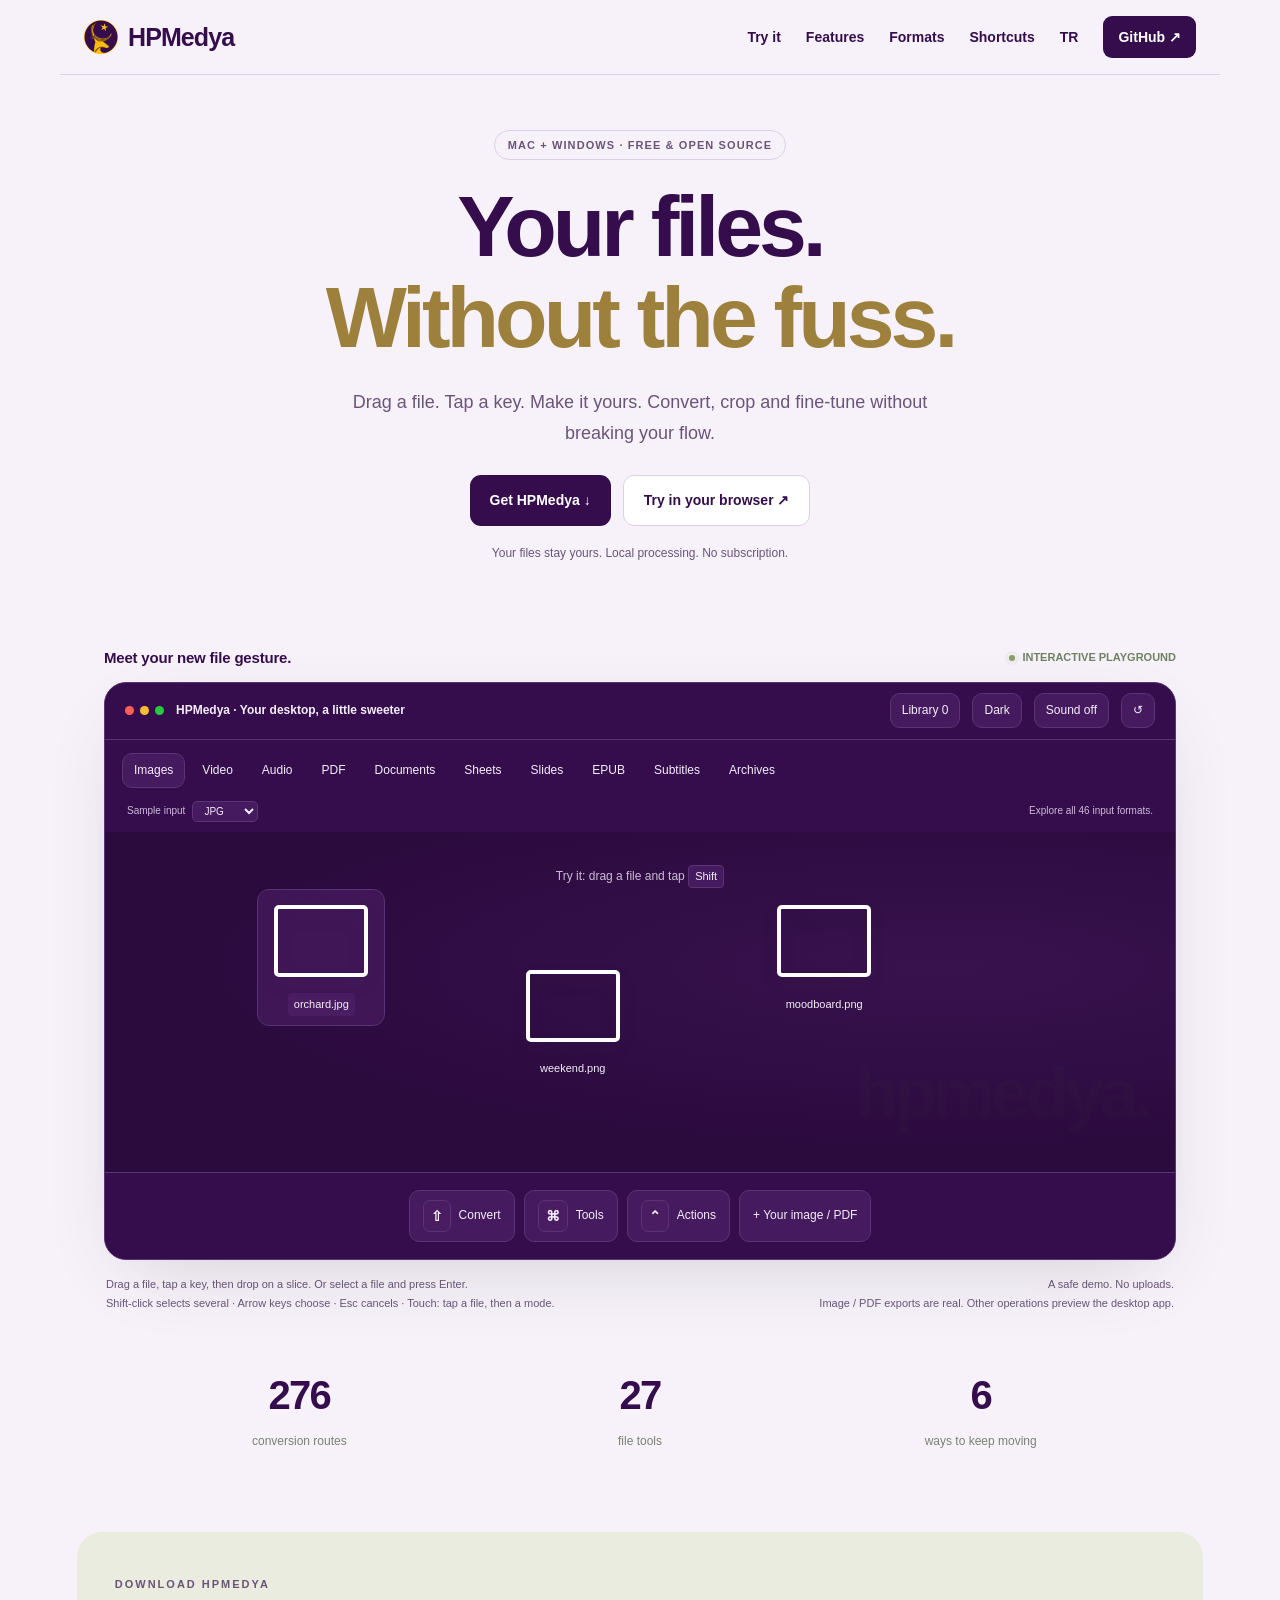
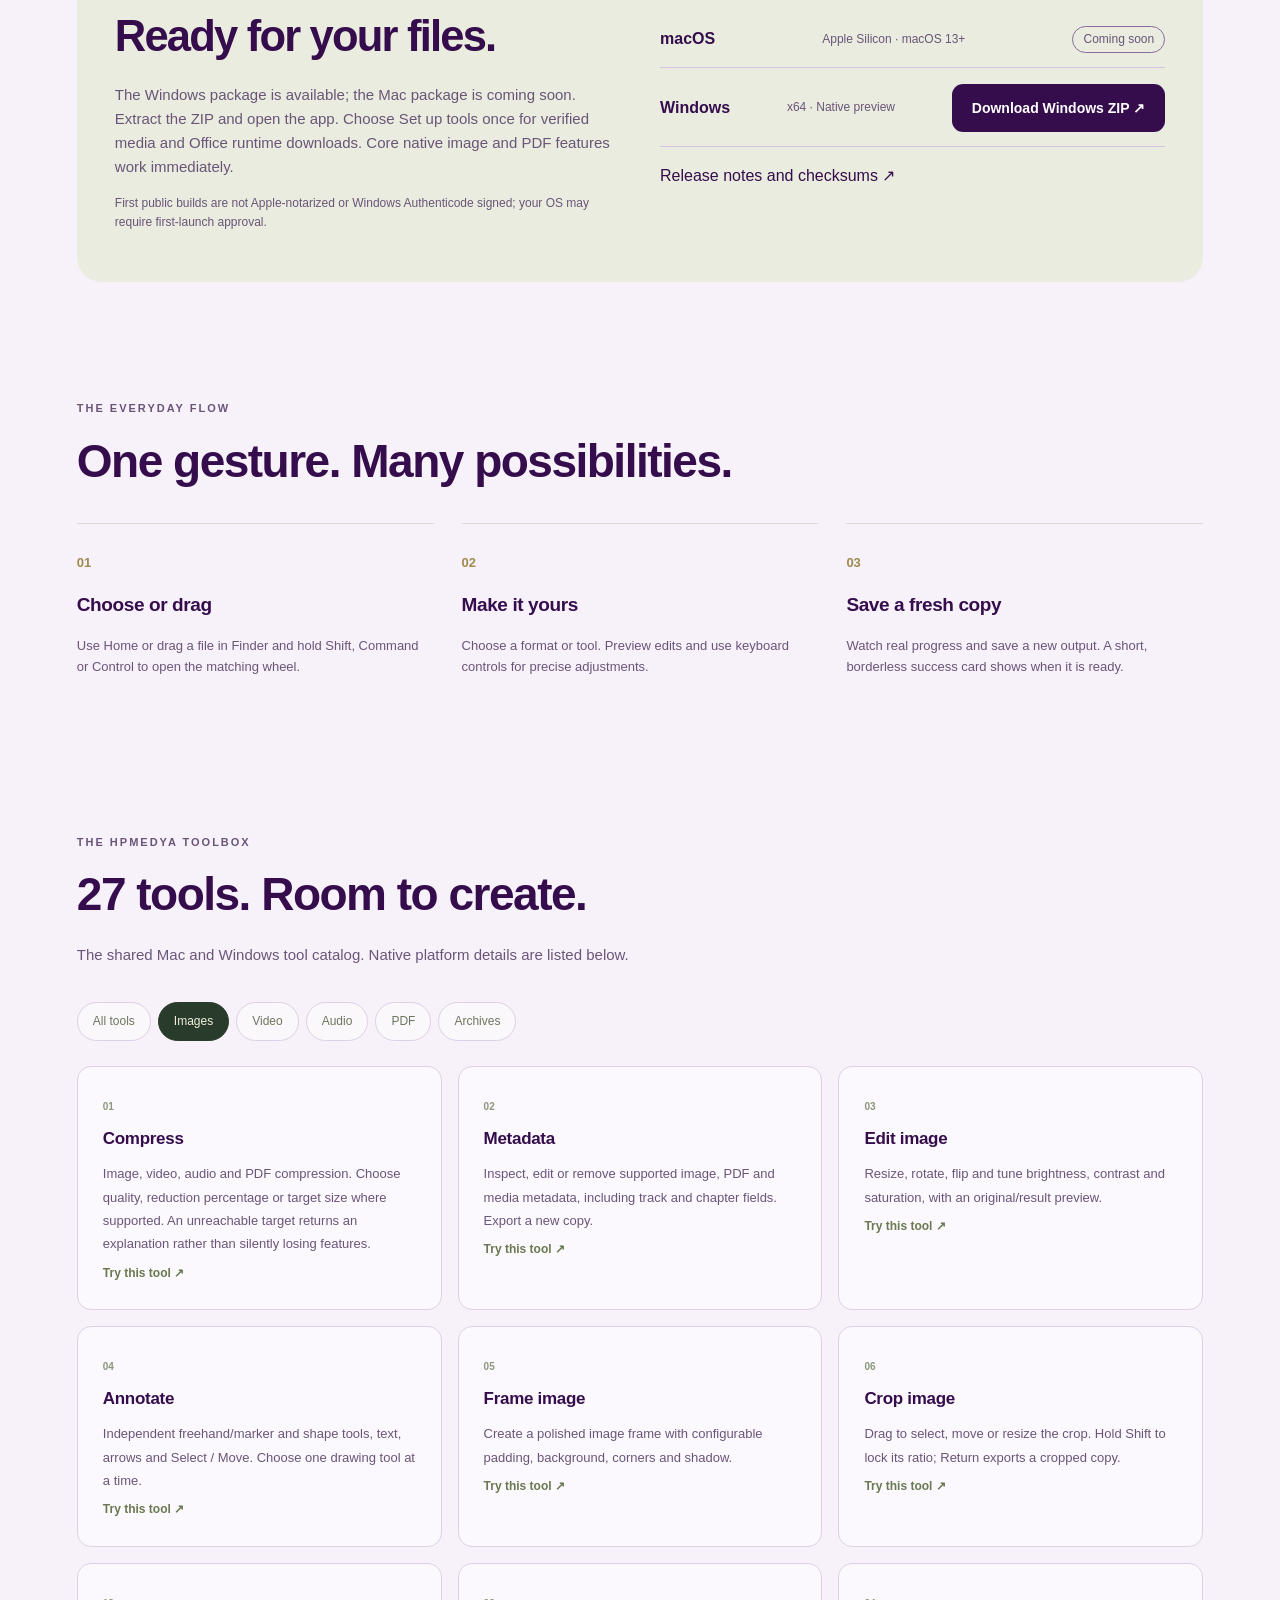
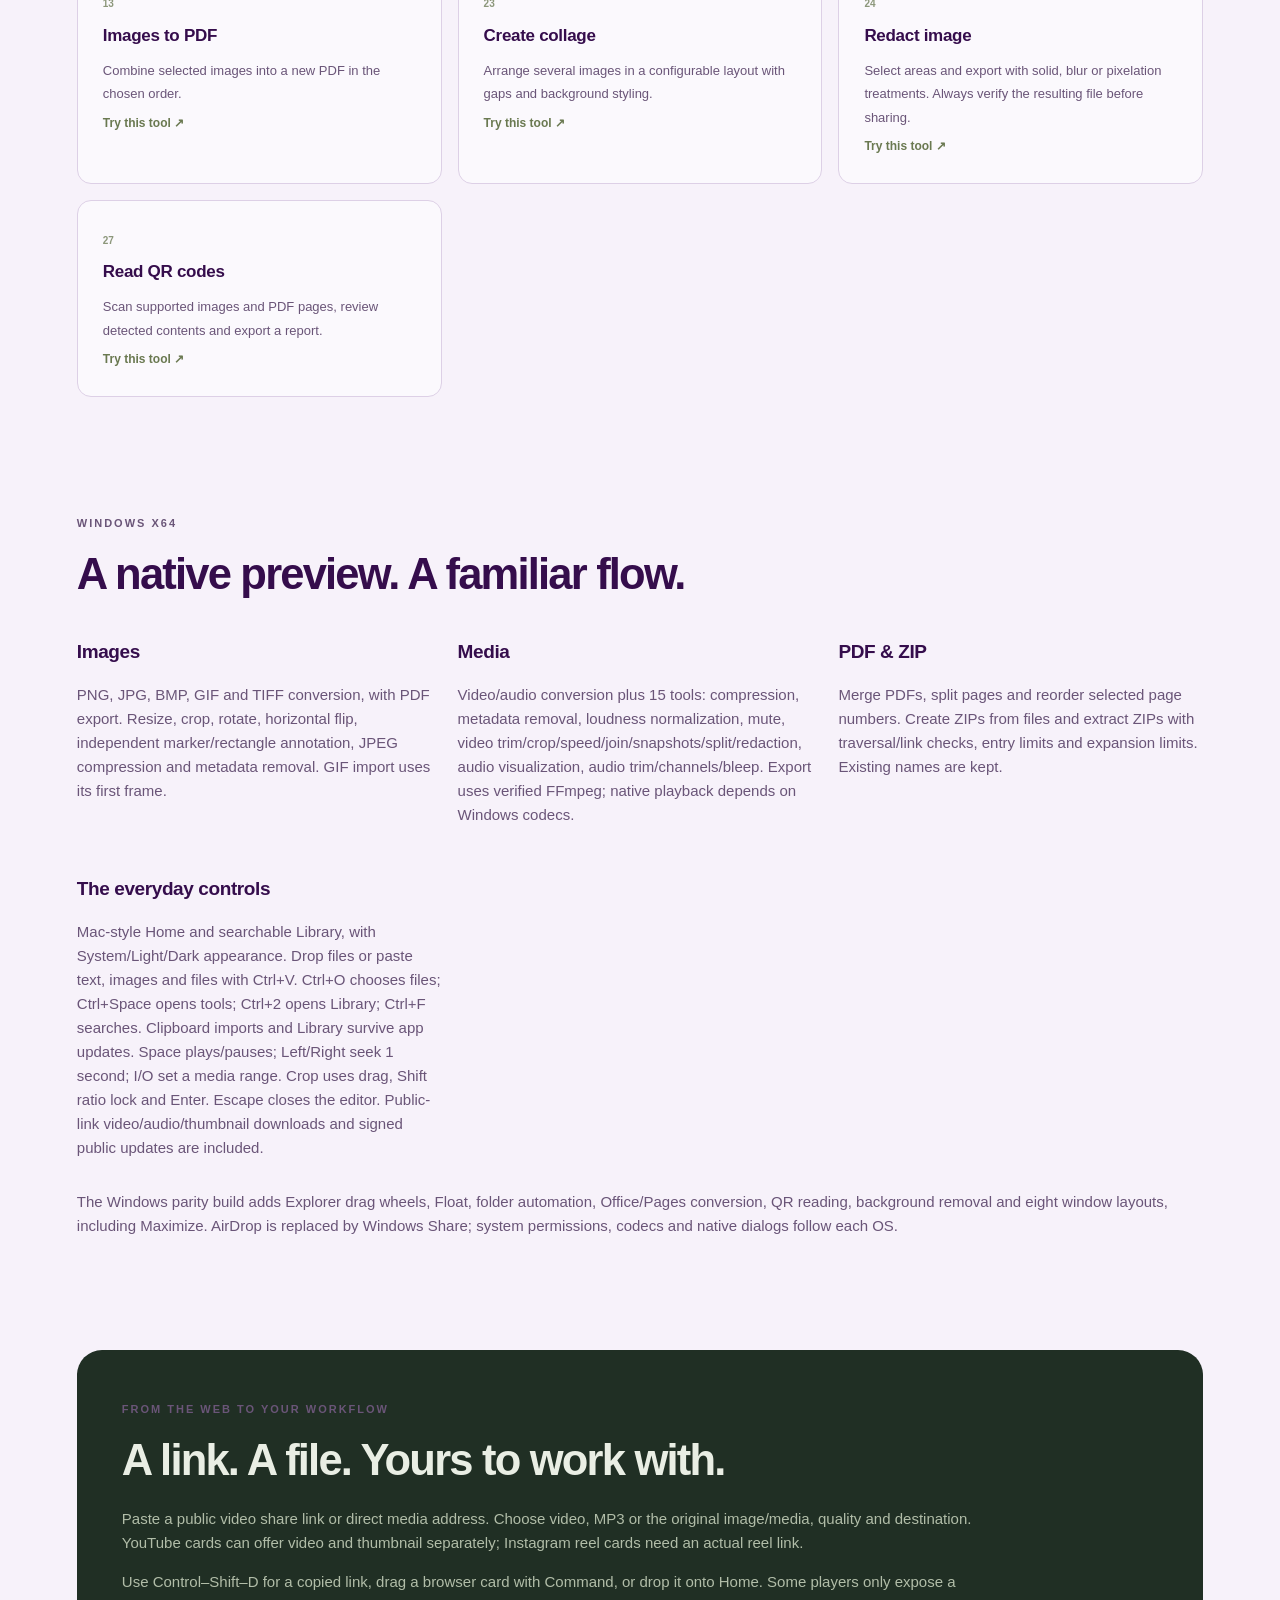
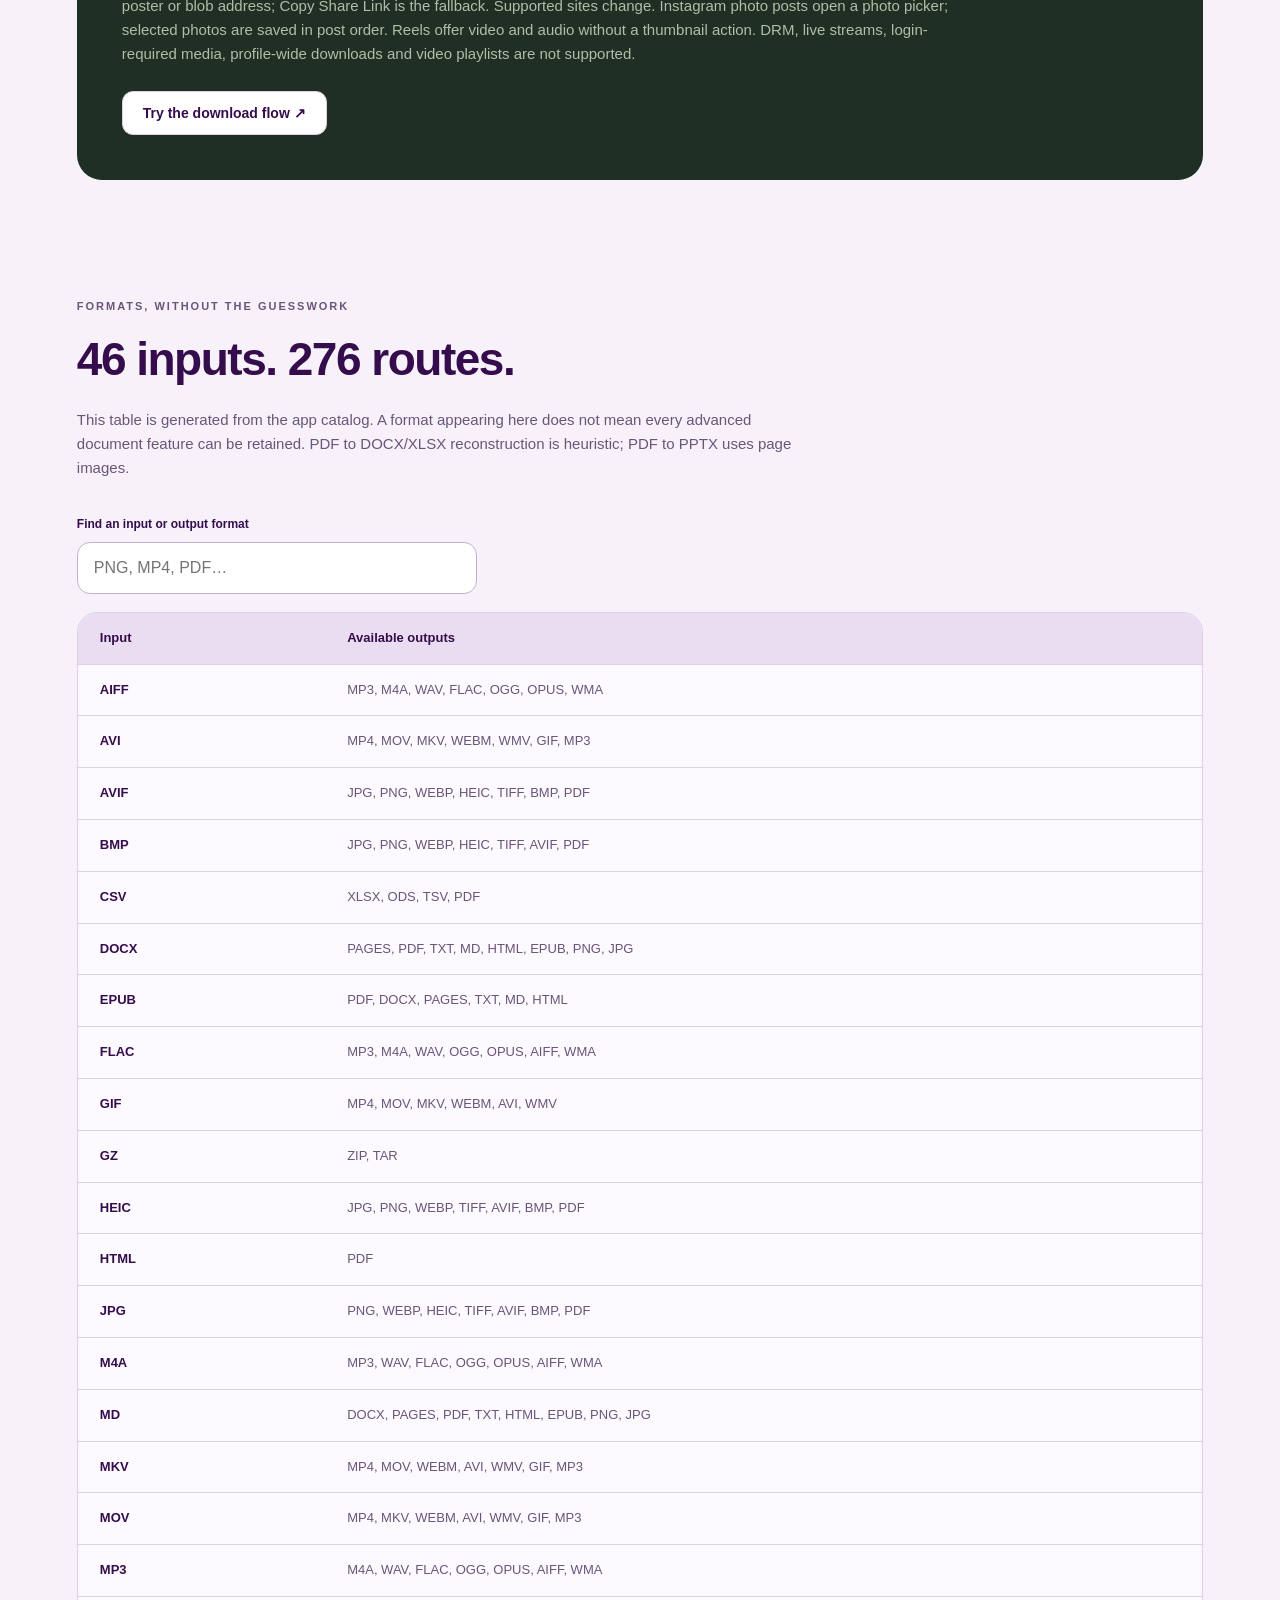
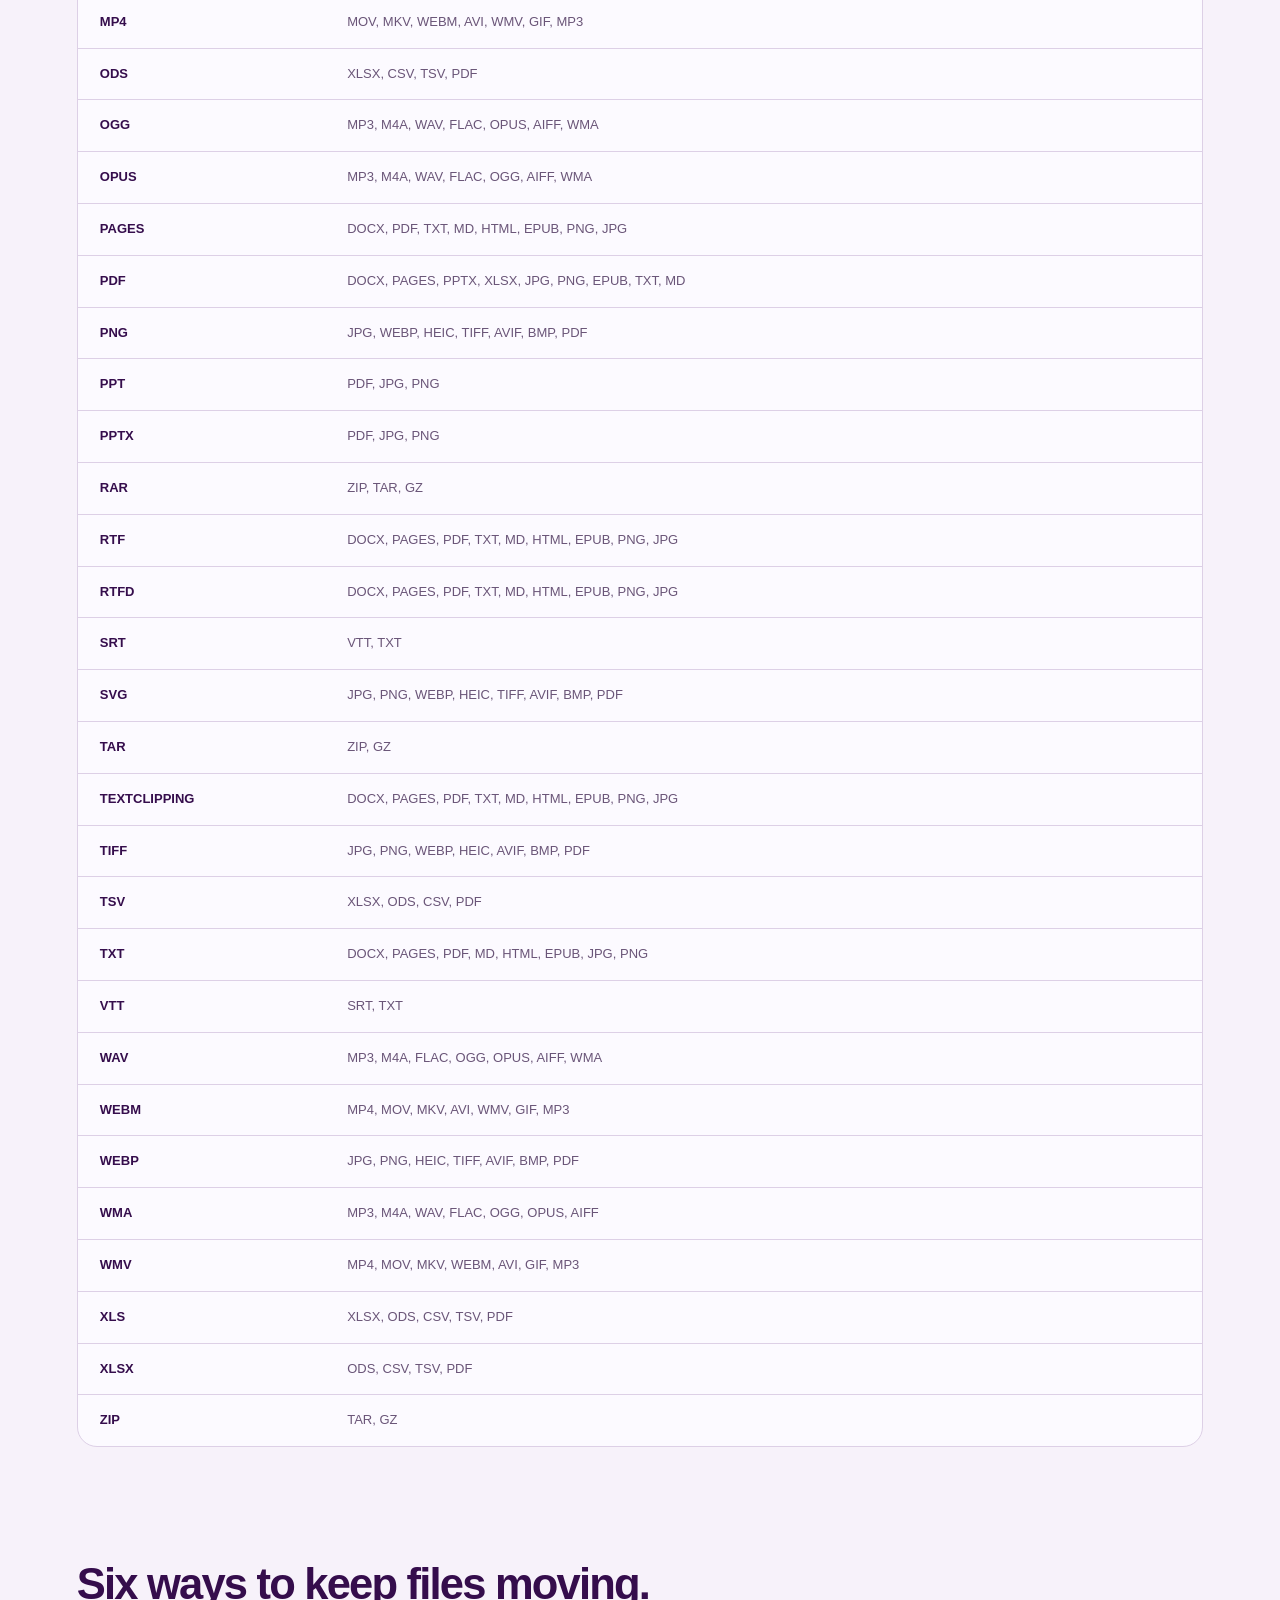
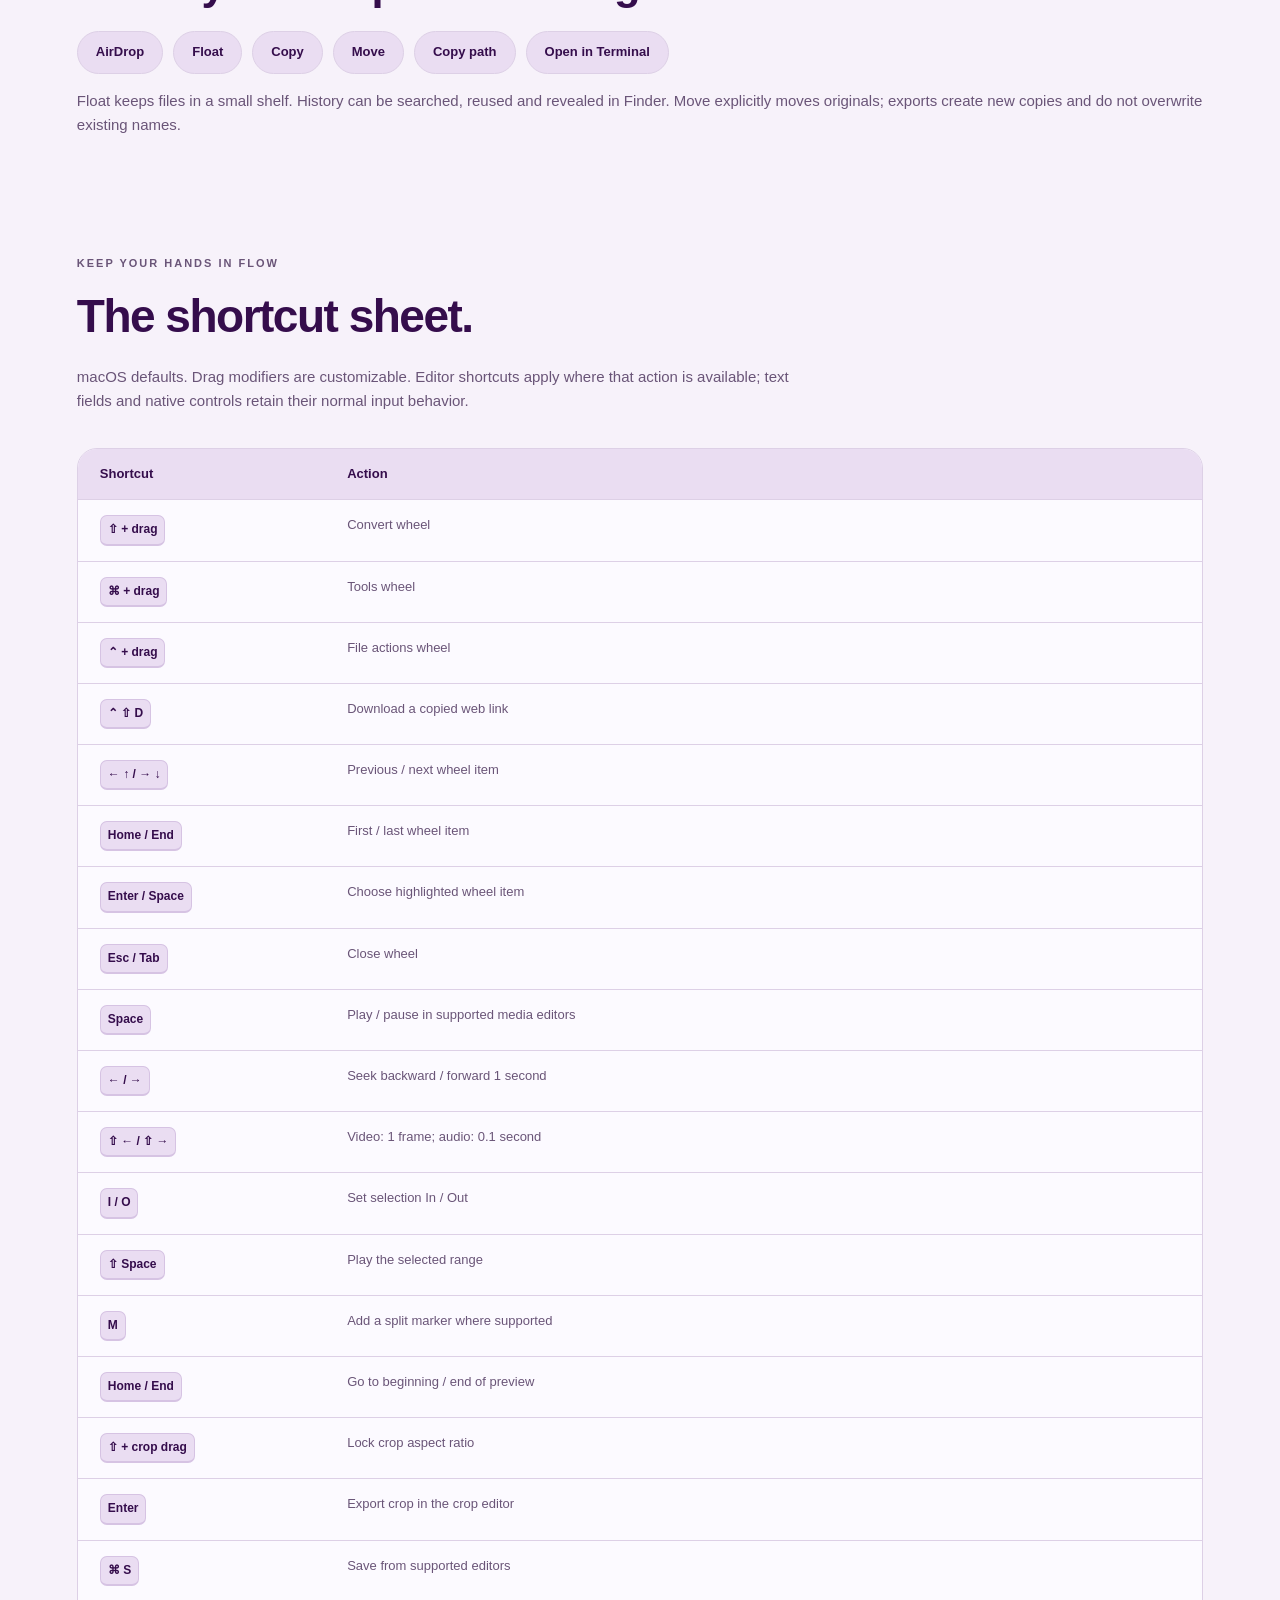
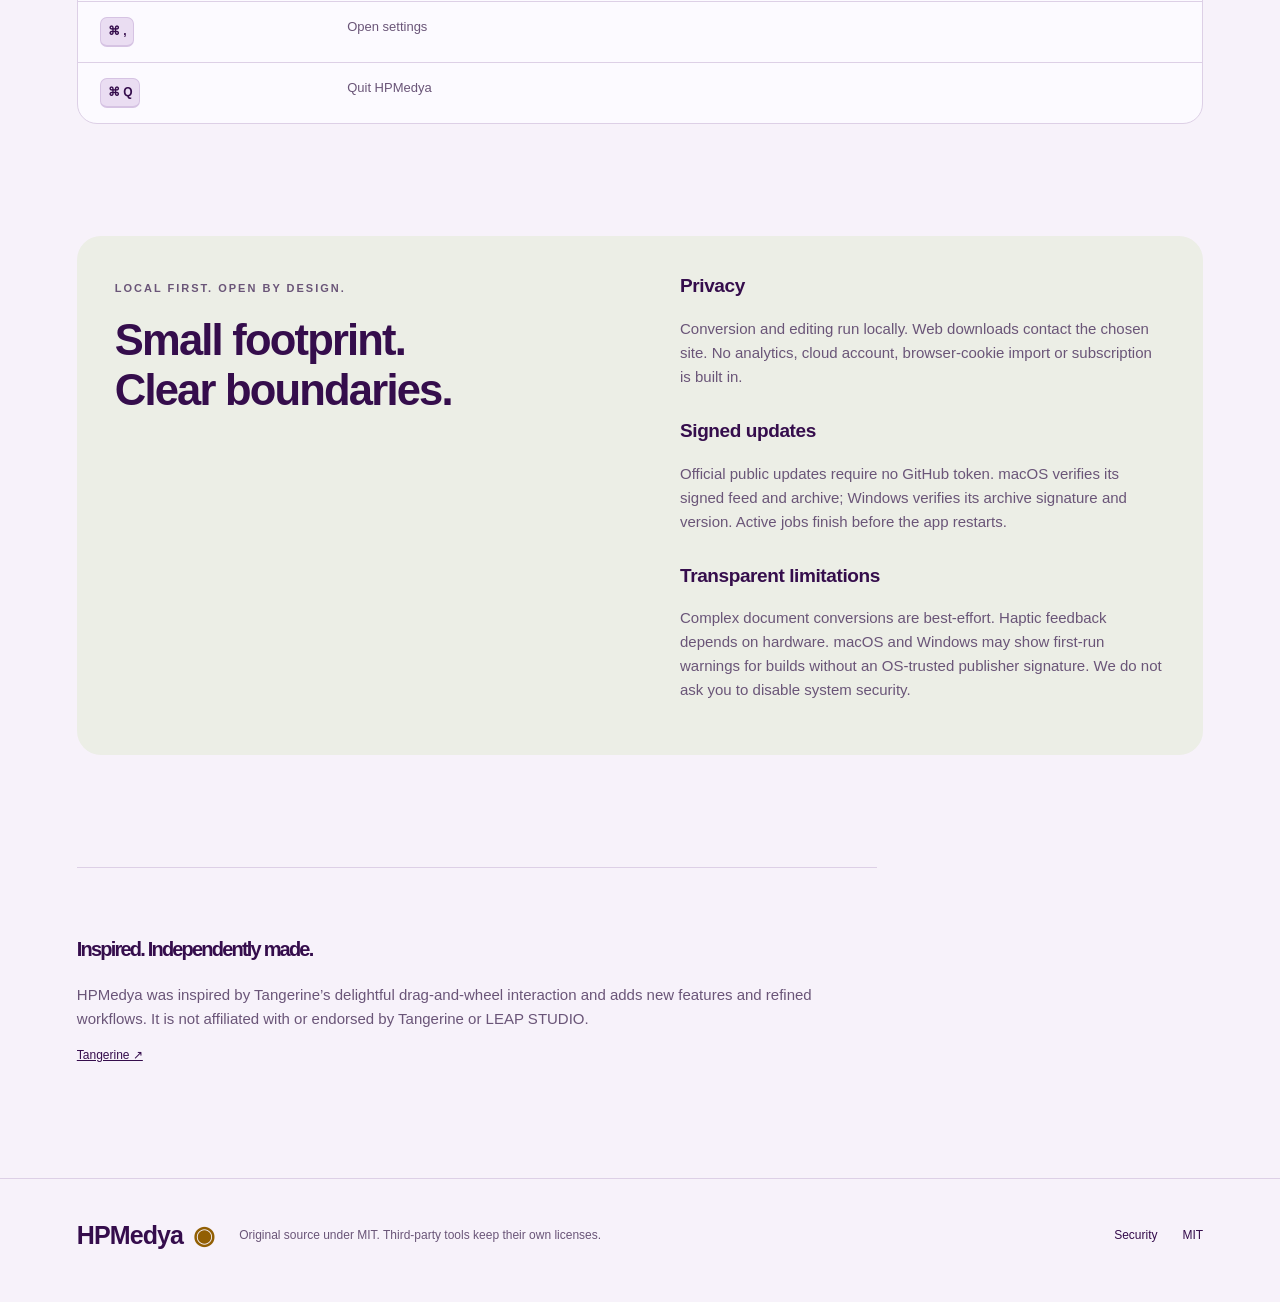
<file: docs/index.html>
<!doctype html>
<html lang="en"><head><meta charset="utf-8"><meta name="viewport" content="width=device-width,initial-scale=1">
<meta http-equiv="Content-Security-Policy" content="default-src 'none'; img-src 'self' blob: data:; media-src 'self' blob:; style-src 'self' 'unsafe-inline'; script-src 'self'; connect-src 'self' blob:; base-uri 'none'; form-action 'none'">
<meta name="description" content="HPMedya: open-source local file conversion, editing, web downloads and a playful drag wheel. All features, formats and keyboard shortcuts.">
<title>HPMedya — Your files, a little sweeter</title><link rel="icon" href="assets/hpmedya.png"><link rel="stylesheet" href="assets/site.css?v=b176ace747cf"><link rel="stylesheet" href="assets/playground.css?v=bc2a0850b4ce"><script src="assets/vendor/pdf-lib.min.js" defer></script><script src="assets/playground.js?v=bc2a0850b4ce" defer></script></head>
<body><a class="skip" href="#main">Skip to content</a><header><a class="brand" href="#"><img src="assets/hpmedya.png" alt="" width="42" height="42">HPMedya</a><nav aria-label="Main navigation"><a href="#playground">Try it</a><a href="#features">Features</a><a href="#formats">Formats</a><a href="#shortcuts">Shortcuts</a><a href="tr/index.html">TR</a><a class="nav-github" href="https://github.com/gencturkler/hur-medya">GitHub ↗</a></nav></header>
<main id="main"><section class="hero"><span class="eyebrow">MAC + WINDOWS · FREE & OPEN SOURCE</span><h1>Your files.<br><em>Without the fuss.</em></h1><p class="intro">Drag a file. Tap a key. Make it yours. Convert, crop and fine-tune without breaking your flow.</p><div class="hero-actions"><a class="button primary" href="#download">Get HPMedya ↓</a><a class="button secondary" href="#playground">Try in your browser ↗</a></div><p class="subtle">Your files stay yours. Local processing. No subscription.</p></section>
<section id="playground" aria-label="Interactive HPMedya demo"><div class="live-loading">Preparing your demo desktop…</div><noscript><p class="demo-noscript">Enable JavaScript to try the interactive playground. You can also watch the recording below.</p></noscript></section>
<div class="demo-stats"><div><strong>276</strong><span>conversion routes</span></div><div><strong>27</strong><span>file tools</span></div><div><strong>6</strong><span>ways to keep moving</span></div></div>

<section class="status" id="download"><div><span class="eyebrow">Download HPMedya</span><h2>Ready for your files.</h2><p>The Windows package is available; the Mac package is coming soon. Extract the ZIP and open the app. Choose Set up tools once for verified media and Office runtime downloads. Core native image and PDF features work immediately.</p><p class="subtle">First public builds are not Apple-notarized or Windows Authenticode signed; your OS may require first-launch approval.</p></div><div class="platforms"><div><strong>macOS</strong><span>Apple Silicon · macOS 13+</span><span class="pill">Coming soon</span></div><div><strong>Windows</strong><span>x64 · Native preview</span><a class="button primary" href="https://github.com/gencturkler/hur-medya/releases/latest/download/HPMedya-Windows-x64.zip">Download Windows ZIP ↗</a></div><a href="https://github.com/gencturkler/hur-medya/releases/latest">Release notes and checksums ↗</a></div></section>
<section class="flow"><div class="section-heading"><span class="eyebrow">The everyday flow</span><h2>One gesture. Many possibilities.</h2></div><div class="flow-grid"><article><b>01</b><h3>Choose or drag</h3><p>Use Home or drag a file in Finder and hold Shift, Command or Control to open the matching wheel.</p></article><article><b>02</b><h3>Make it yours</h3><p>Choose a format or tool. Preview edits and use keyboard controls for precise adjustments.</p></article><article><b>03</b><h3>Save a fresh copy</h3><p>Watch real progress and save a new output. A short, borderless success card shows when it is ready.</p></article></div></section>
<section id="features"><div class="section-heading"><span class="eyebrow">The HPMedya toolbox</span><h2>27 tools. Room to create.</h2><p>The shared Mac and Windows tool catalog. Native platform details are listed below.</p></div><div class="tool-grid"><article class="tool"><span class="tool-number">01</span><h3>Compress</h3><p>Image, video, audio and PDF compression. Choose quality, reduction percentage or target size where supported. An unreachable target returns an explanation rather than silently losing features.</p><button class="try-tool" data-try-tool="compress">Try this tool ↗</button></article><article class="tool"><span class="tool-number">02</span><h3>Metadata</h3><p>Inspect, edit or remove supported image, PDF and media metadata, including track and chapter fields. Export a new copy.</p><button class="try-tool" data-try-tool="removeMetadata">Try this tool ↗</button></article><article class="tool"><span class="tool-number">03</span><h3>Edit image</h3><p>Resize, rotate, flip and tune brightness, contrast and saturation, with an original/result preview.</p><button class="try-tool" data-try-tool="editImage">Try this tool ↗</button></article><article class="tool"><span class="tool-number">04</span><h3>Annotate</h3><p>Independent freehand/marker and shape tools, text, arrows and Select / Move. Choose one drawing tool at a time.</p><button class="try-tool" data-try-tool="annotateImage">Try this tool ↗</button></article><article class="tool"><span class="tool-number">05</span><h3>Frame image</h3><p>Create a polished image frame with configurable padding, background, corners and shadow.</p><button class="try-tool" data-try-tool="frameImage">Try this tool ↗</button></article><article class="tool"><span class="tool-number">06</span><h3>Crop image</h3><p>Drag to select, move or resize the crop. Hold Shift to lock its ratio; Return exports a cropped copy.</p><button class="try-tool" data-try-tool="cropImage">Try this tool ↗</button></article><article class="tool"><span class="tool-number">07</span><h3>Normalize audio</h3><p>Analyze loudness, then export with integrated-loudness, loudness-range and true-peak targets.</p><button class="try-tool" data-try-tool="normalizeAudio">Try this tool ↗</button></article><article class="tool"><span class="tool-number">08</span><h3>Remove audio</h3><p>Create a silent video copy while keeping the video stream.</p><button class="try-tool" data-try-tool="muteVideo">Try this tool ↗</button></article><article class="tool"><span class="tool-number">09</span><h3>Trim video</h3><p>Preview, drag In/Out handles, move the selection and export its range. Keyboard playback, seeking and I/O marks help refine cuts.</p><button class="try-tool" data-try-tool="trimVideo">Try this tool ↗</button></article><article class="tool"><span class="tool-number">10</span><h3>Split PDF</h3><p>Split selected pages into individual files or groups. Specify page ranges and pages per file.</p><button class="try-tool" data-try-tool="splitPDF">Try this tool ↗</button></article><article class="tool"><span class="tool-number">11</span><h3>Organize PDF</h3><p>Reorder, remove and rotate pages. Optional uniform-width output is limited when document features cannot be safely preserved.</p><button class="try-tool" data-try-tool="organizePDF">Try this tool ↗</button></article><article class="tool"><span class="tool-number">12</span><h3>Extract archives</h3><p>Extract ZIP, TAR, GZIP and RAR into a new folder. Path and link validation keeps entries inside that folder.</p><button class="try-tool" data-try-tool="extractArchive">Try this tool ↗</button></article><article class="tool"><span class="tool-number">13</span><h3>Images to PDF</h3><p>Combine selected images into a new PDF in the chosen order.</p><button class="try-tool" data-try-tool="createPDF">Try this tool ↗</button></article><article class="tool"><span class="tool-number">14</span><h3>Merge PDFs</h3><p>Combine several PDFs while preserving supported page content and navigation. Originals remain unchanged.</p><button class="try-tool" data-try-tool="mergePDF">Try this tool ↗</button></article><article class="tool"><span class="tool-number">15</span><h3>Crop video</h3><p>Select a region directly on the video preview. Drag, resize, use Shift ratio lock and Return to export.</p><button class="try-tool" data-try-tool="cropVideo">Try this tool ↗</button></article><article class="tool"><span class="tool-number">16</span><h3>Change speed</h3><p>Change video speed with matching audio tempo and preview controls.</p><button class="try-tool" data-try-tool="changeVideoSpeed">Try this tool ↗</button></article><article class="tool"><span class="tool-number">17</span><h3>Join videos</h3><p>Join multiple clips in order, adapting geometry, frame rate and audio layout to a consistent output.</p><button class="try-tool" data-try-tool="joinVideos">Try this tool ↗</button></article><article class="tool"><span class="tool-number">18</span><h3>Video snapshots</h3><p>Choose timestamps and save still frames as new PNG files.</p><button class="try-tool" data-try-tool="videoSnapshots">Try this tool ↗</button></article><article class="tool"><span class="tool-number">19</span><h3>Split video</h3><p>Split at markers, equal clip counts or intervals. Remove unwanted segments; save separately or join retained clips.</p><button class="try-tool" data-try-tool="splitVideo">Try this tool ↗</button></article><article class="tool"><span class="tool-number">20</span><h3>Audio to video</h3><p>Create a waveform, spectrum, frequency-bar or still-image video from an audio file.</p><button class="try-tool" data-try-tool="audioToVideo">Try this tool ↗</button></article><article class="tool"><span class="tool-number">21</span><h3>Trim audio</h3><p>Waveform preview, In/Out handles and selected-range playback. Optional silence trimming and keyboard seeking.</p><button class="try-tool" data-try-tool="trimAudio">Try this tool ↗</button></article><article class="tool"><span class="tool-number">22</span><h3>Audio channels</h3><p>Convert mono/stereo and set left/right levels, with channel previews.</p><button class="try-tool" data-try-tool="audioChannels">Try this tool ↗</button></article><article class="tool"><span class="tool-number">23</span><h3>Create collage</h3><p>Arrange several images in a configurable layout with gaps and background styling.</p><button class="try-tool" data-try-tool="createCollage">Try this tool ↗</button></article><article class="tool"><span class="tool-number">24</span><h3>Redact image</h3><p>Select areas and export with solid, blur or pixelation treatments. Always verify the resulting file before sharing.</p><button class="try-tool" data-try-tool="redactImage">Try this tool ↗</button></article><article class="tool"><span class="tool-number">25</span><h3>Redact video</h3><p>Define rectangular regions and time ranges for solid, blur or pixelated redaction.</p><button class="try-tool" data-try-tool="redactVideo">Try this tool ↗</button></article><article class="tool"><span class="tool-number">26</span><h3>Redact audio</h3><p>Choose intervals to replace with a bleep or silence; preserve the rest of the audio.</p><button class="try-tool" data-try-tool="redactAudio">Try this tool ↗</button></article><article class="tool"><span class="tool-number">27</span><h3>Read QR codes</h3><p>Scan supported images and PDF pages, review detected contents and export a report.</p><button class="try-tool" data-try-tool="readQRCode">Try this tool ↗</button></article></div></section>
<section id="windows" class="actions"><span class="eyebrow">Windows x64</span><h2>A native preview. A familiar flow.</h2><div class="tool-grid"><article><h3>Images</h3><p>PNG, JPG, BMP, GIF and TIFF conversion, with PDF export. Resize, crop, rotate, horizontal flip, independent marker/rectangle annotation, JPEG compression and metadata removal. GIF import uses its first frame.</p></article><article><h3>Media</h3><p>Video/audio conversion plus 15 tools: compression, metadata removal, loudness normalization, mute, video trim/crop/speed/join/snapshots/split/redaction, audio visualization, audio trim/channels/bleep. Export uses verified FFmpeg; native playback depends on Windows codecs.</p></article><article><h3>PDF & ZIP</h3><p>Merge PDFs, split pages and reorder selected page numbers. Create ZIPs from files and extract ZIPs with traversal/link checks, entry limits and expansion limits. Existing names are kept.</p></article><article><h3>The everyday controls</h3><p>Mac-style Home and searchable Library, with System/Light/Dark appearance. Drop files or paste text, images and files with Ctrl+V. Ctrl+O chooses files; Ctrl+Space opens tools; Ctrl+2 opens Library; Ctrl+F searches. Clipboard imports and Library survive app updates. Space plays/pauses; Left/Right seek 1 second; I/O set a media range. Crop uses drag, Shift ratio lock and Enter. Escape closes the editor. Public-link video/audio/thumbnail downloads and signed public updates are included.</p></article></div><p>The Windows parity build adds Explorer drag wheels, Float, folder automation, Office/Pages conversion, QR reading, background removal and eight window layouts, including Maximize. AirDrop is replaced by Windows Share; system permissions, codecs and native dialogs follow each OS.</p></section>
<section class="web-feature"><span class="eyebrow">From the web to your workflow</span><h2>A link. A file. Yours to work with.</h2><p>Paste a public video share link or direct media address. Choose video, MP3 or the original image/media, quality and destination. YouTube cards can offer video and thumbnail separately; Instagram reel cards need an actual reel link.</p><p>Use Control–Shift–D for a copied link, drag a browser card with Command, or drop it onto Home. Some players only expose a poster or blob address; Copy Share Link is the fallback. Supported sites change. Instagram photo posts open a photo picker; selected photos are saved in post order. Reels offer video and audio without a thumbnail action. DRM, live streams, login-required media, profile-wide downloads and video playlists are not supported.</p><button id="try-download" class="button secondary">Try the download flow ↗</button></section>
<section id="formats"><div class="section-heading"><span class="eyebrow">Formats, without the guesswork</span><h2>46 inputs. 276 routes.</h2><p>This table is generated from the app catalog. A format appearing here does not mean every advanced document feature can be retained. PDF to DOCX/XLSX reconstruction is heuristic; PDF to PPTX uses page images.</p></div><label class="search-label" for="format-search">Find an input or output format</label><input id="format-search" type="search" placeholder="PNG, MP4, PDF…" autocomplete="off"><div class="table-wrap"><table id="format-table"><thead><tr><th>Input</th><th>Available outputs</th></tr></thead><tbody><tr><th scope="row">AIFF</th><td>MP3, M4A, WAV, FLAC, OGG, OPUS, WMA</td></tr><tr><th scope="row">AVI</th><td>MP4, MOV, MKV, WEBM, WMV, GIF, MP3</td></tr><tr><th scope="row">AVIF</th><td>JPG, PNG, WEBP, HEIC, TIFF, BMP, PDF</td></tr><tr><th scope="row">BMP</th><td>JPG, PNG, WEBP, HEIC, TIFF, AVIF, PDF</td></tr><tr><th scope="row">CSV</th><td>XLSX, ODS, TSV, PDF</td></tr><tr><th scope="row">DOCX</th><td>PAGES, PDF, TXT, MD, HTML, EPUB, PNG, JPG</td></tr><tr><th scope="row">EPUB</th><td>PDF, DOCX, PAGES, TXT, MD, HTML</td></tr><tr><th scope="row">FLAC</th><td>MP3, M4A, WAV, OGG, OPUS, AIFF, WMA</td></tr><tr><th scope="row">GIF</th><td>MP4, MOV, MKV, WEBM, AVI, WMV</td></tr><tr><th scope="row">GZ</th><td>ZIP, TAR</td></tr><tr><th scope="row">HEIC</th><td>JPG, PNG, WEBP, TIFF, AVIF, BMP, PDF</td></tr><tr><th scope="row">HTML</th><td>PDF</td></tr><tr><th scope="row">JPG</th><td>PNG, WEBP, HEIC, TIFF, AVIF, BMP, PDF</td></tr><tr><th scope="row">M4A</th><td>MP3, WAV, FLAC, OGG, OPUS, AIFF, WMA</td></tr><tr><th scope="row">MD</th><td>DOCX, PAGES, PDF, TXT, HTML, EPUB, PNG, JPG</td></tr><tr><th scope="row">MKV</th><td>MP4, MOV, WEBM, AVI, WMV, GIF, MP3</td></tr><tr><th scope="row">MOV</th><td>MP4, MKV, WEBM, AVI, WMV, GIF, MP3</td></tr><tr><th scope="row">MP3</th><td>M4A, WAV, FLAC, OGG, OPUS, AIFF, WMA</td></tr><tr><th scope="row">MP4</th><td>MOV, MKV, WEBM, AVI, WMV, GIF, MP3</td></tr><tr><th scope="row">ODS</th><td>XLSX, CSV, TSV, PDF</td></tr><tr><th scope="row">OGG</th><td>MP3, M4A, WAV, FLAC, OPUS, AIFF, WMA</td></tr><tr><th scope="row">OPUS</th><td>MP3, M4A, WAV, FLAC, OGG, AIFF, WMA</td></tr><tr><th scope="row">PAGES</th><td>DOCX, PDF, TXT, MD, HTML, EPUB, PNG, JPG</td></tr><tr><th scope="row">PDF</th><td>DOCX, PAGES, PPTX, XLSX, JPG, PNG, EPUB, TXT, MD</td></tr><tr><th scope="row">PNG</th><td>JPG, WEBP, HEIC, TIFF, AVIF, BMP, PDF</td></tr><tr><th scope="row">PPT</th><td>PDF, JPG, PNG</td></tr><tr><th scope="row">PPTX</th><td>PDF, JPG, PNG</td></tr><tr><th scope="row">RAR</th><td>ZIP, TAR, GZ</td></tr><tr><th scope="row">RTF</th><td>DOCX, PAGES, PDF, TXT, MD, HTML, EPUB, PNG, JPG</td></tr><tr><th scope="row">RTFD</th><td>DOCX, PAGES, PDF, TXT, MD, HTML, EPUB, PNG, JPG</td></tr><tr><th scope="row">SRT</th><td>VTT, TXT</td></tr><tr><th scope="row">SVG</th><td>JPG, PNG, WEBP, HEIC, TIFF, AVIF, BMP, PDF</td></tr><tr><th scope="row">TAR</th><td>ZIP, GZ</td></tr><tr><th scope="row">TEXTCLIPPING</th><td>DOCX, PAGES, PDF, TXT, MD, HTML, EPUB, PNG, JPG</td></tr><tr><th scope="row">TIFF</th><td>JPG, PNG, WEBP, HEIC, AVIF, BMP, PDF</td></tr><tr><th scope="row">TSV</th><td>XLSX, ODS, CSV, PDF</td></tr><tr><th scope="row">TXT</th><td>DOCX, PAGES, PDF, MD, HTML, EPUB, JPG, PNG</td></tr><tr><th scope="row">VTT</th><td>SRT, TXT</td></tr><tr><th scope="row">WAV</th><td>MP3, M4A, FLAC, OGG, OPUS, AIFF, WMA</td></tr><tr><th scope="row">WEBM</th><td>MP4, MOV, MKV, AVI, WMV, GIF, MP3</td></tr><tr><th scope="row">WEBP</th><td>JPG, PNG, HEIC, TIFF, AVIF, BMP, PDF</td></tr><tr><th scope="row">WMA</th><td>MP3, M4A, WAV, FLAC, OGG, OPUS, AIFF</td></tr><tr><th scope="row">WMV</th><td>MP4, MOV, MKV, WEBM, AVI, GIF, MP3</td></tr><tr><th scope="row">XLS</th><td>XLSX, ODS, CSV, TSV, PDF</td></tr><tr><th scope="row">XLSX</th><td>ODS, CSV, TSV, PDF</td></tr><tr><th scope="row">ZIP</th><td>TAR, GZ</td></tr></tbody></table></div></section>
<section class="actions"><h2>Six ways to keep files moving.</h2><div class="action-list"><span>AirDrop</span><span>Float</span><span>Copy</span><span>Move</span><span>Copy path</span><span>Open in Terminal</span></div><p>Float keeps files in a small shelf. History can be searched, reused and revealed in Finder. Move explicitly moves originals; exports create new copies and do not overwrite existing names.</p></section>
<section id="shortcuts"><div class="section-heading"><span class="eyebrow">Keep your hands in flow</span><h2>The shortcut sheet.</h2><p>macOS defaults. Drag modifiers are customizable. Editor shortcuts apply where that action is available; text fields and native controls retain their normal input behavior.</p></div><div class="table-wrap"><table><thead><tr><th>Shortcut</th><th>Action</th></tr></thead><tbody><tr><th scope="row"><kbd>⇧ + drag</kbd></th><td>Convert wheel</td></tr><tr><th scope="row"><kbd>⌘ + drag</kbd></th><td>Tools wheel</td></tr><tr><th scope="row"><kbd>⌃ + drag</kbd></th><td>File actions wheel</td></tr><tr><th scope="row"><kbd>⌃ ⇧ D</kbd></th><td>Download a copied web link</td></tr><tr><th scope="row"><kbd>← ↑ / → ↓</kbd></th><td>Previous / next wheel item</td></tr><tr><th scope="row"><kbd>Home / End</kbd></th><td>First / last wheel item</td></tr><tr><th scope="row"><kbd>Enter / Space</kbd></th><td>Choose highlighted wheel item</td></tr><tr><th scope="row"><kbd>Esc / Tab</kbd></th><td>Close wheel</td></tr><tr><th scope="row"><kbd>Space</kbd></th><td>Play / pause in supported media editors</td></tr><tr><th scope="row"><kbd>← / →</kbd></th><td>Seek backward / forward 1 second</td></tr><tr><th scope="row"><kbd>⇧ ← / ⇧ →</kbd></th><td>Video: 1 frame; audio: 0.1 second</td></tr><tr><th scope="row"><kbd>I / O</kbd></th><td>Set selection In / Out</td></tr><tr><th scope="row"><kbd>⇧ Space</kbd></th><td>Play the selected range</td></tr><tr><th scope="row"><kbd>M</kbd></th><td>Add a split marker where supported</td></tr><tr><th scope="row"><kbd>Home / End</kbd></th><td>Go to beginning / end of preview</td></tr><tr><th scope="row"><kbd>⇧ + crop drag</kbd></th><td>Lock crop aspect ratio</td></tr><tr><th scope="row"><kbd>Enter</kbd></th><td>Export crop in the crop editor</td></tr><tr><th scope="row"><kbd>⌘ S</kbd></th><td>Save from supported editors</td></tr><tr><th scope="row"><kbd>⌘ ,</kbd></th><td>Open settings</td></tr><tr><th scope="row"><kbd>⌘ Q</kbd></th><td>Quit HPMedya</td></tr></tbody></table></div></section>
<section class="trust"><div><span class="eyebrow">Local first. Open by design.</span><h2>Small footprint.<br>Clear boundaries.</h2></div><div><h3>Privacy</h3><p>Conversion and editing run locally. Web downloads contact the chosen site. No analytics, cloud account, browser-cookie import or subscription is built in.</p><h3>Signed updates</h3><p>Official public updates require no GitHub token. macOS verifies its signed feed and archive; Windows verifies its archive signature and version. Active jobs finish before the app restarts.</p><h3>Transparent limitations</h3><p>Complex document conversions are best-effort. Haptic feedback depends on hardware. macOS and Windows may show first-run warnings for builds without an OS-trusted publisher signature. We do not ask you to disable system security.</p></div></section>
<section class="inspiration"><h2>Inspired. Independently made.</h2><p>HPMedya was inspired by Tangerine’s delightful drag-and-wheel interaction and adds new features and refined workflows. It is not affiliated with or endorsed by Tangerine or LEAP STUDIO.</p><a href="https://tangerineformac.com/">Tangerine ↗</a></section></main>
<footer><a class="brand" href="#">HPMedya <span>◉</span></a><p>Original source under MIT. Third-party tools keep their own licenses.</p><a href="https://github.com/gencturkler/hur-medya/blob/main/SECURITY.md">Security</a><a href="https://github.com/gencturkler/hur-medya/blob/main/LICENSE">MIT</a></footer></body></html>
</file>
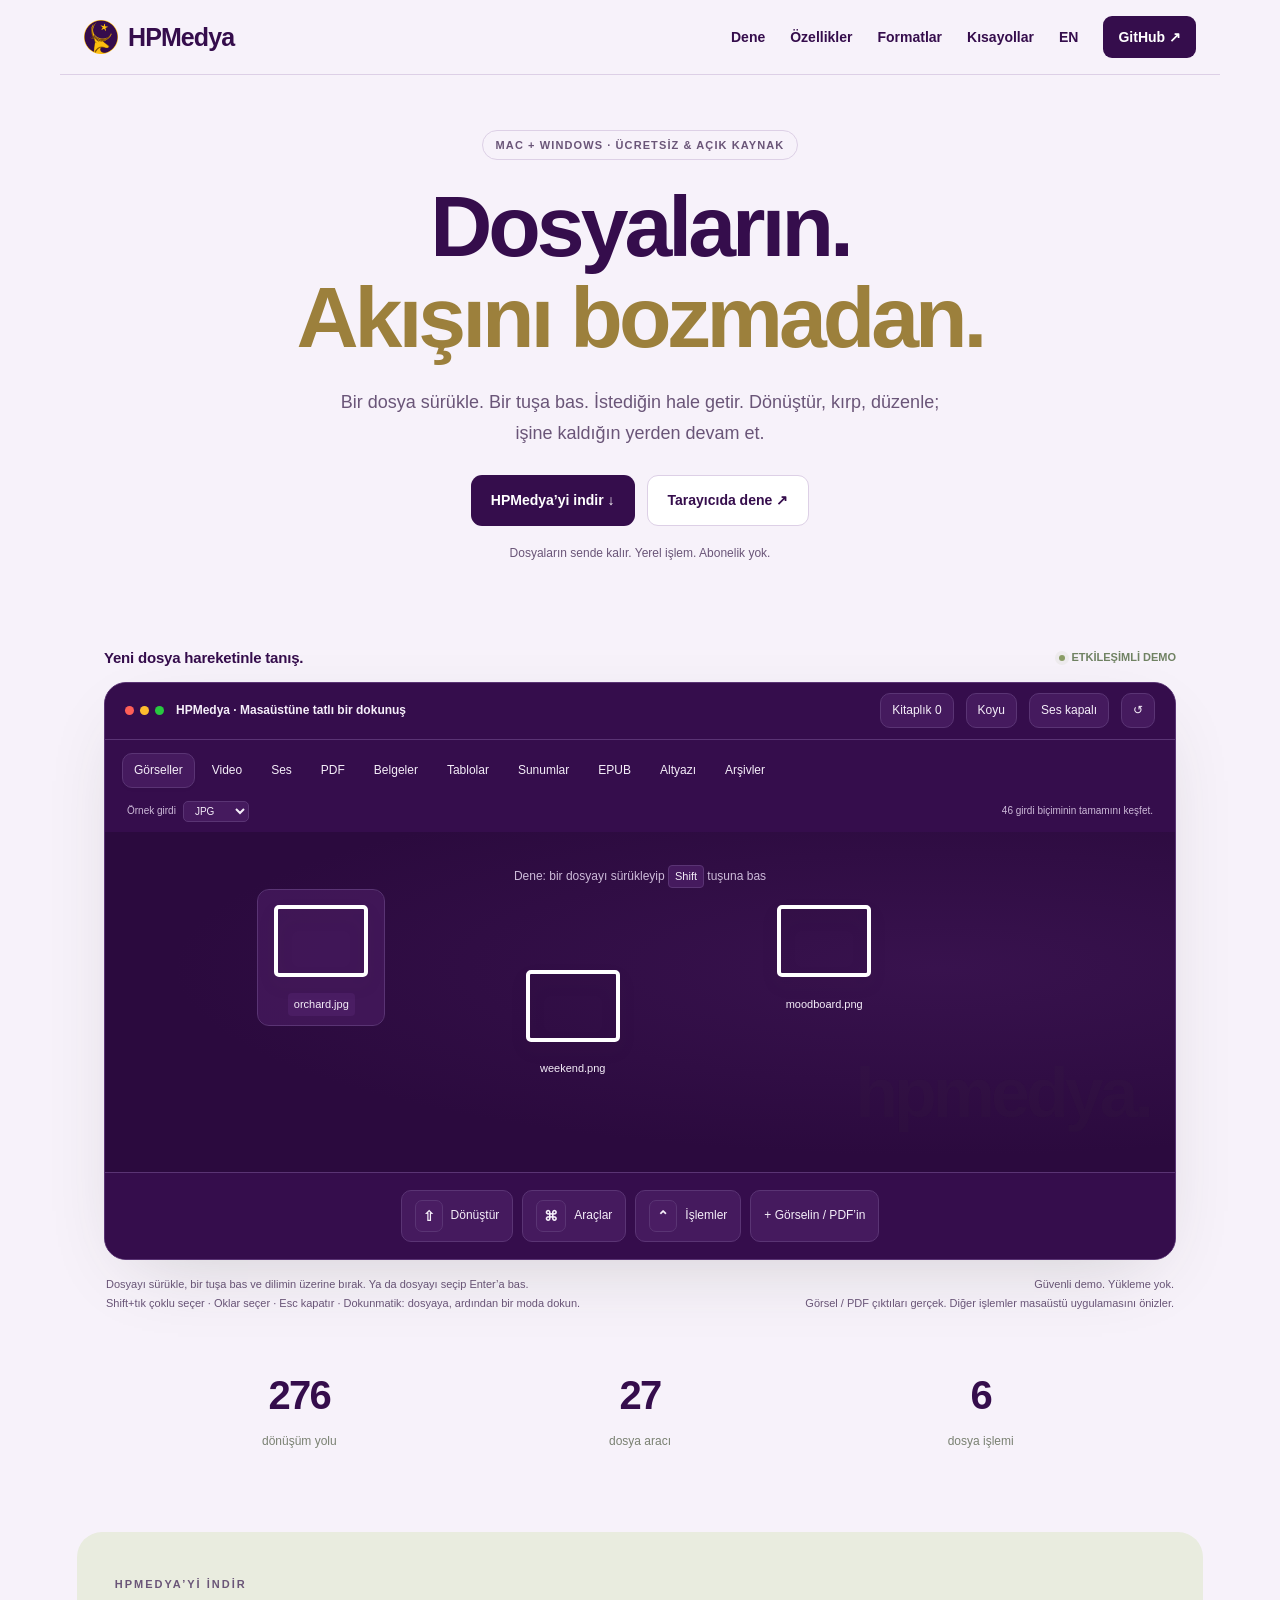
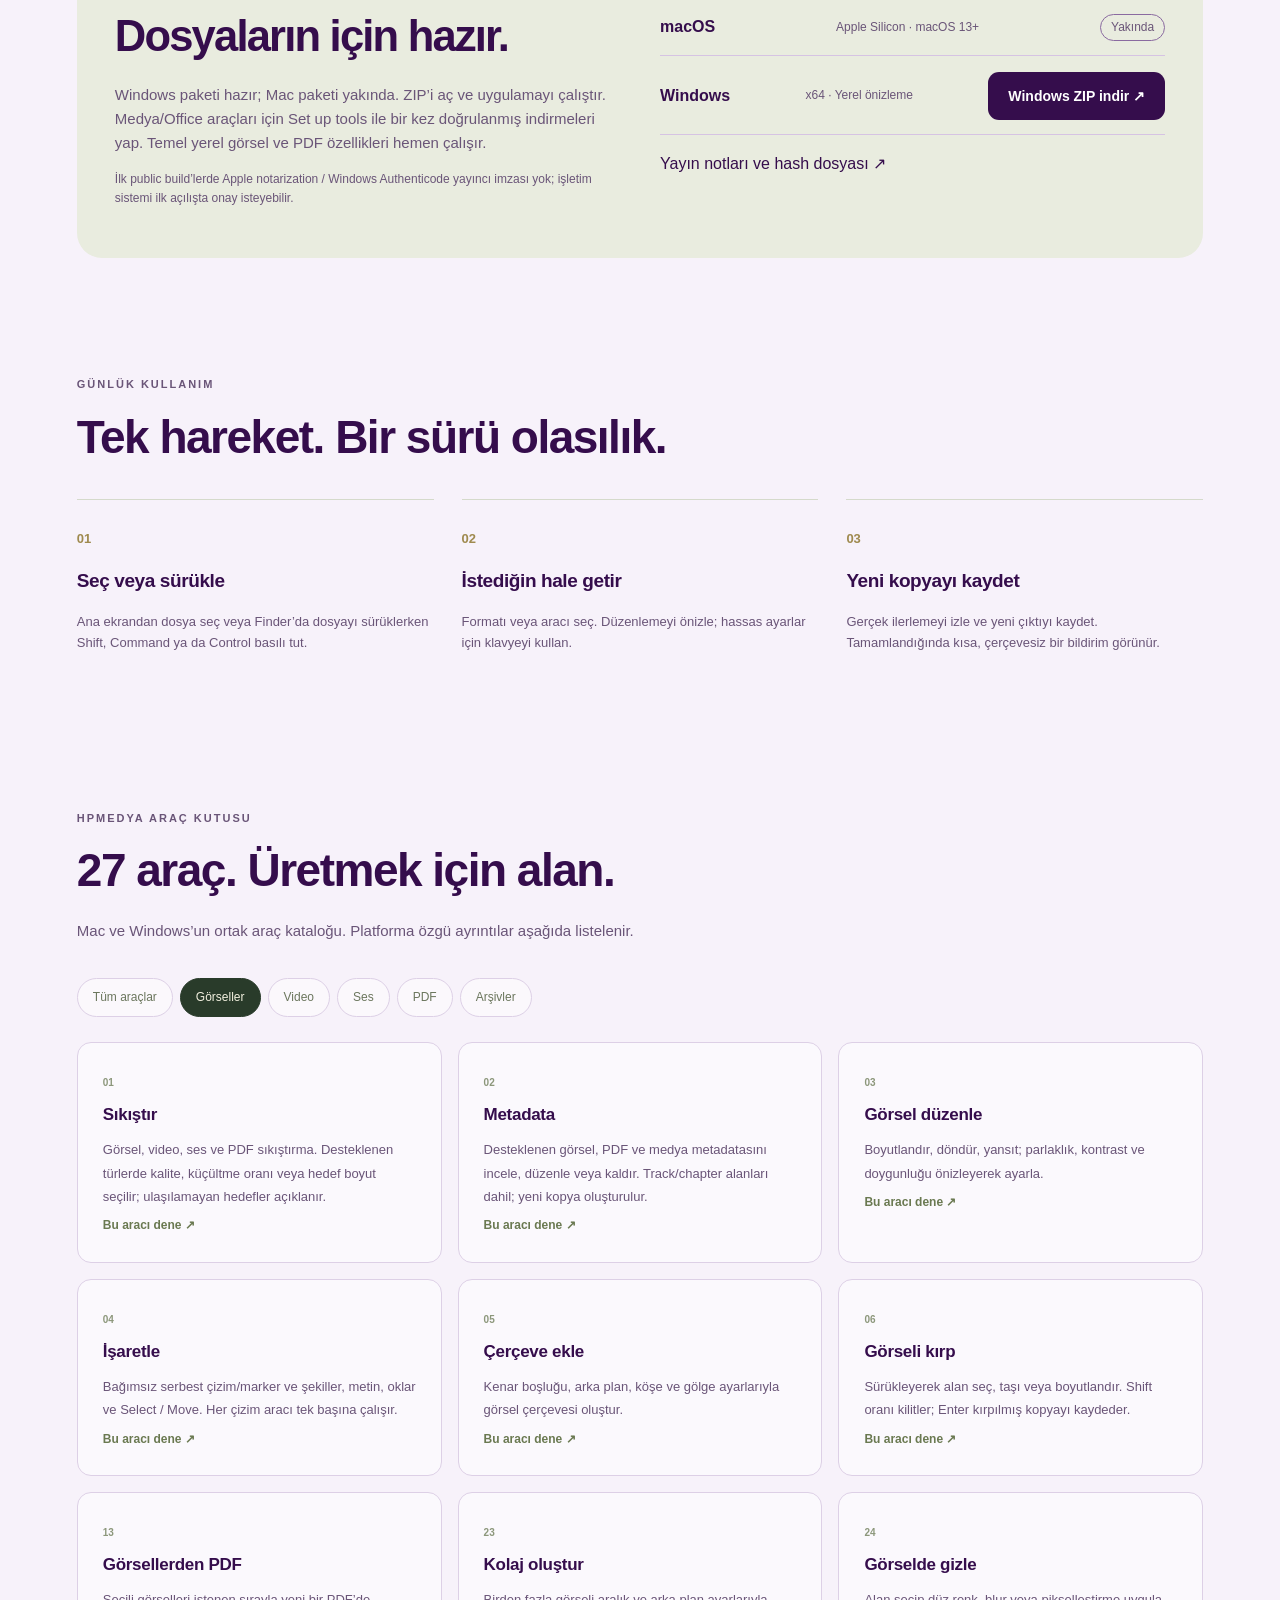
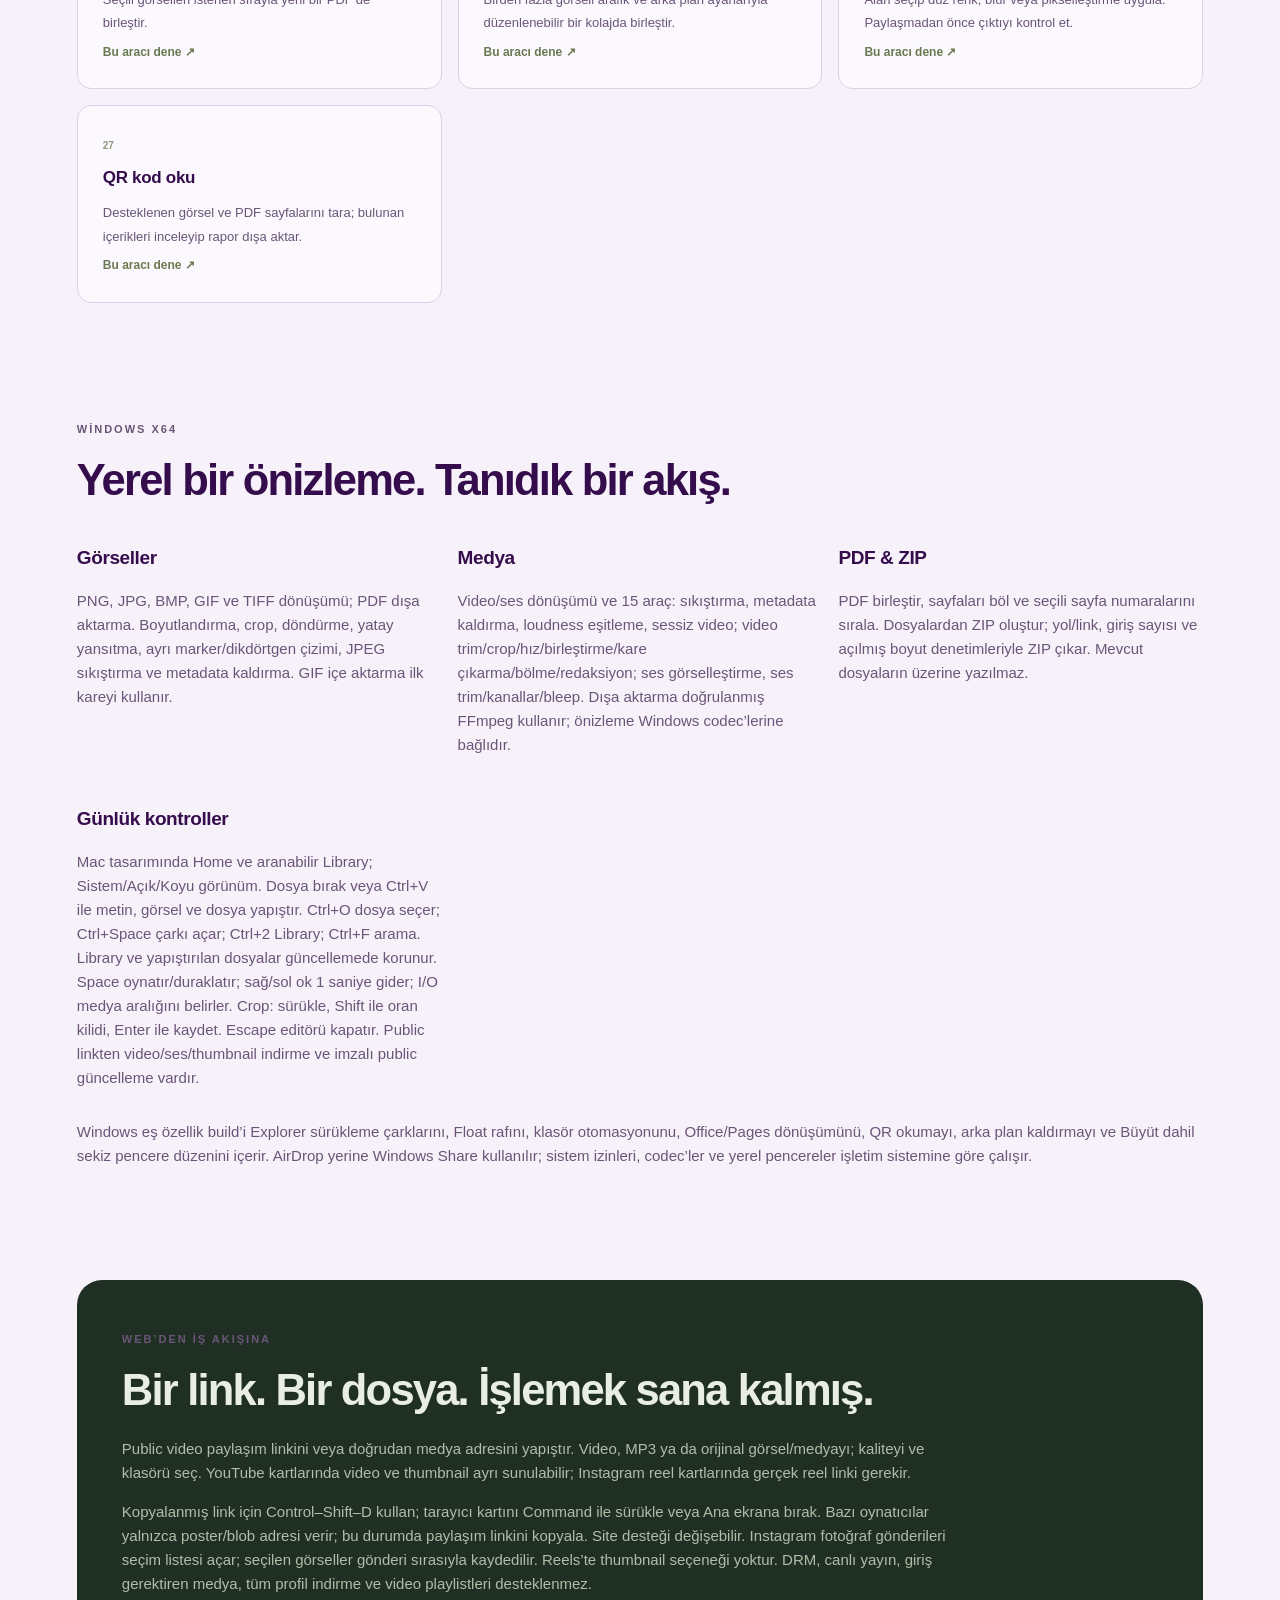
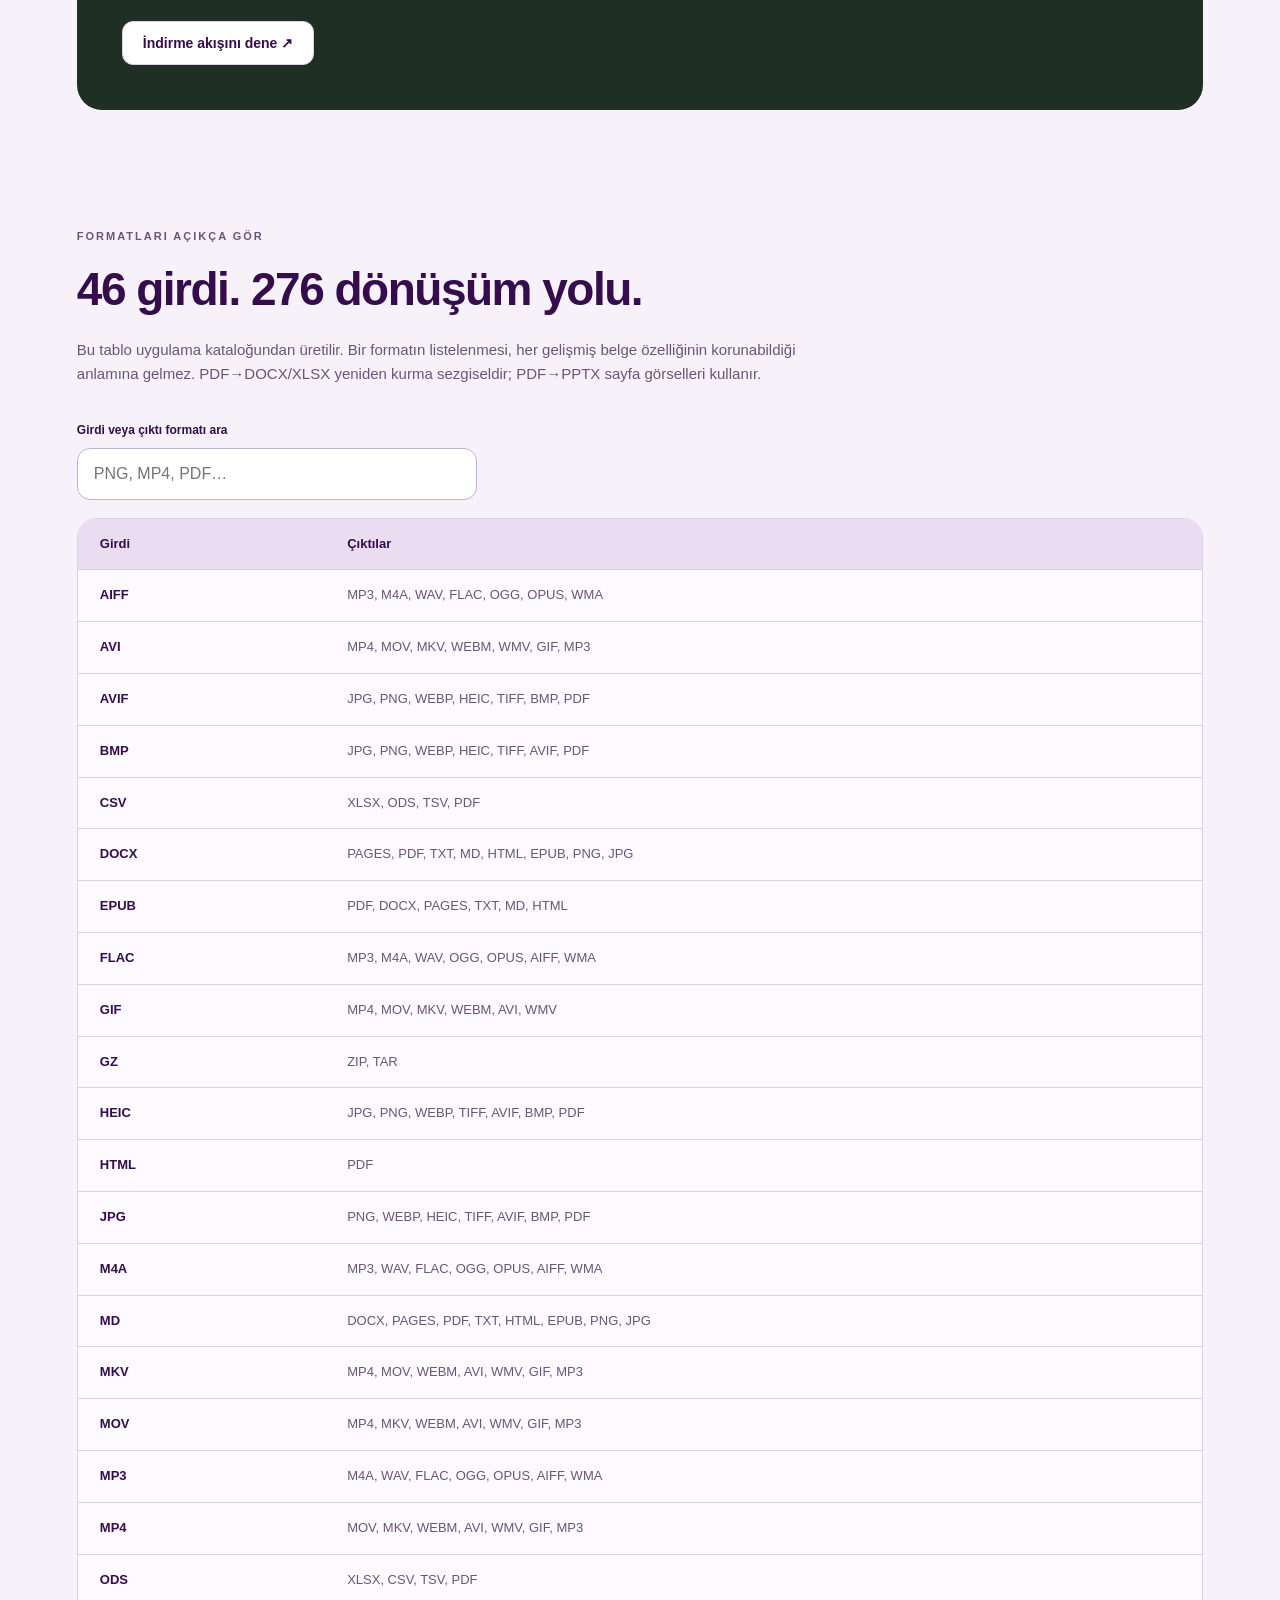
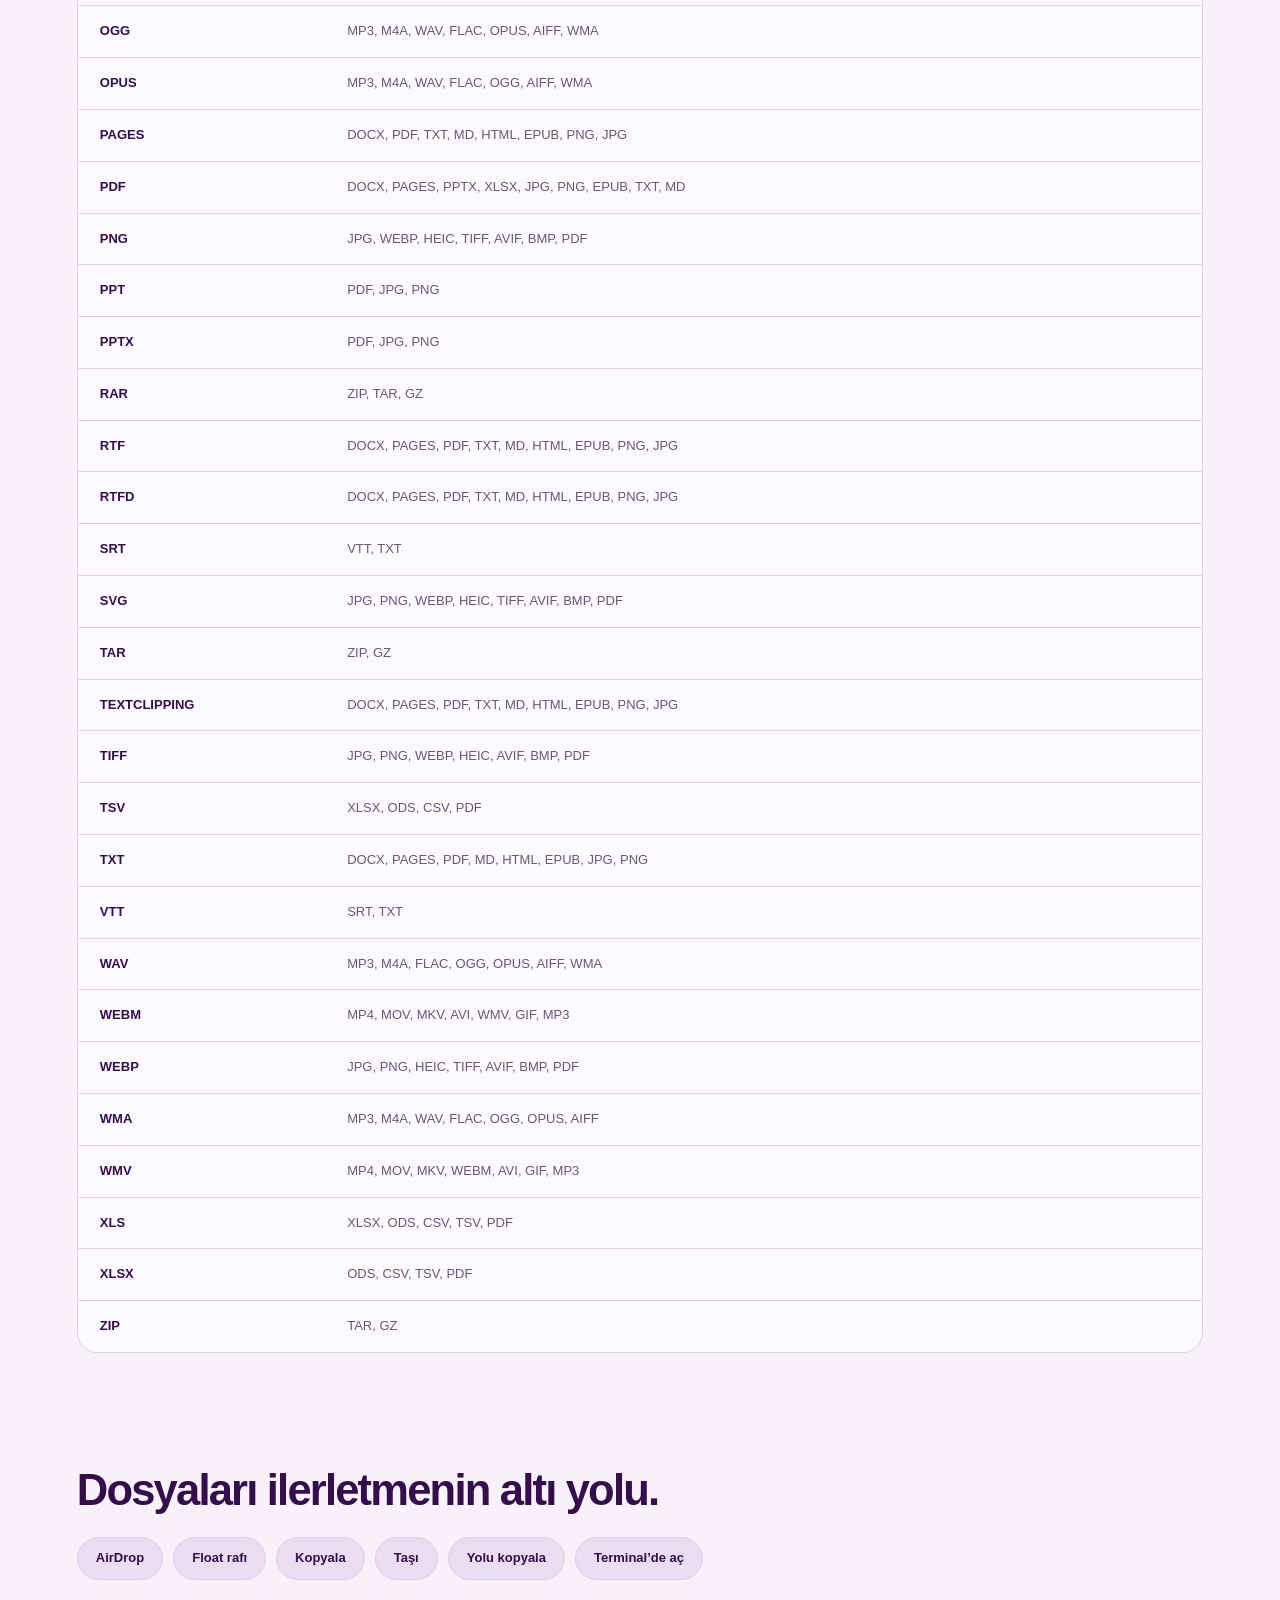
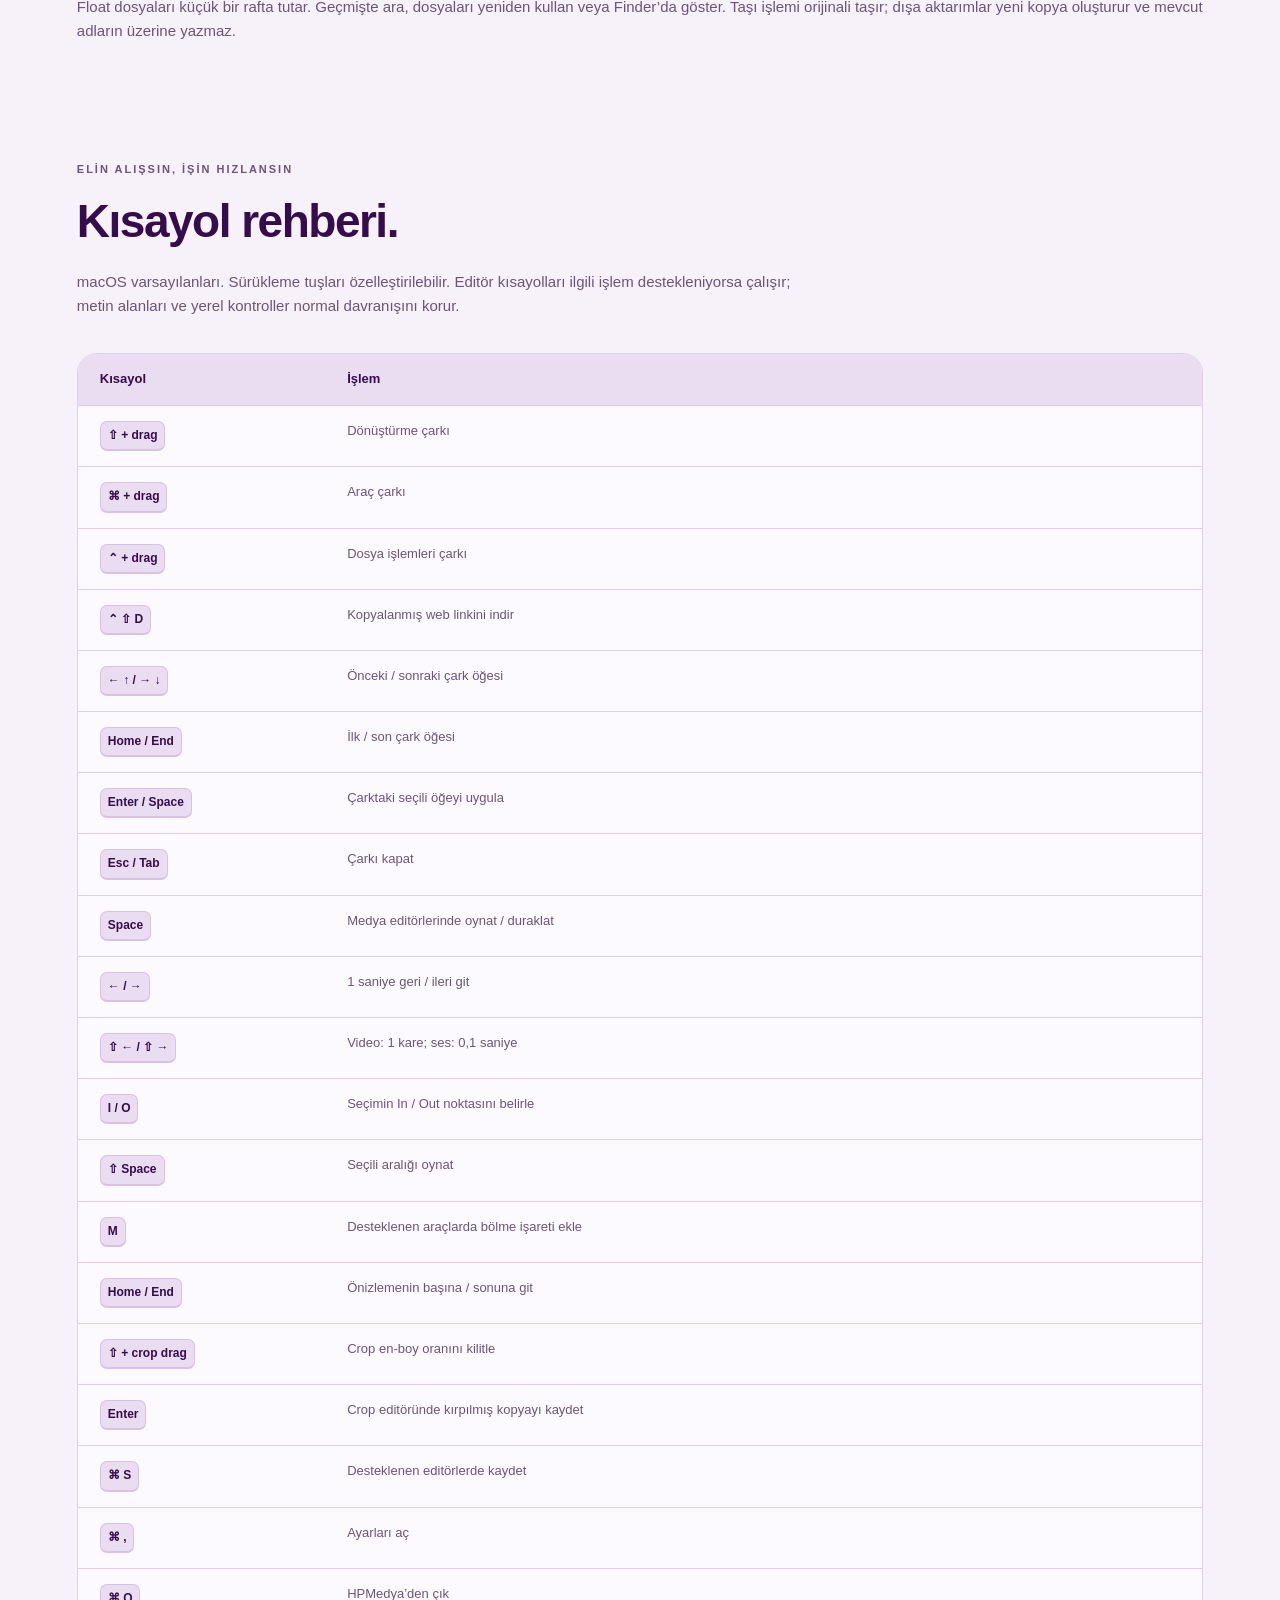
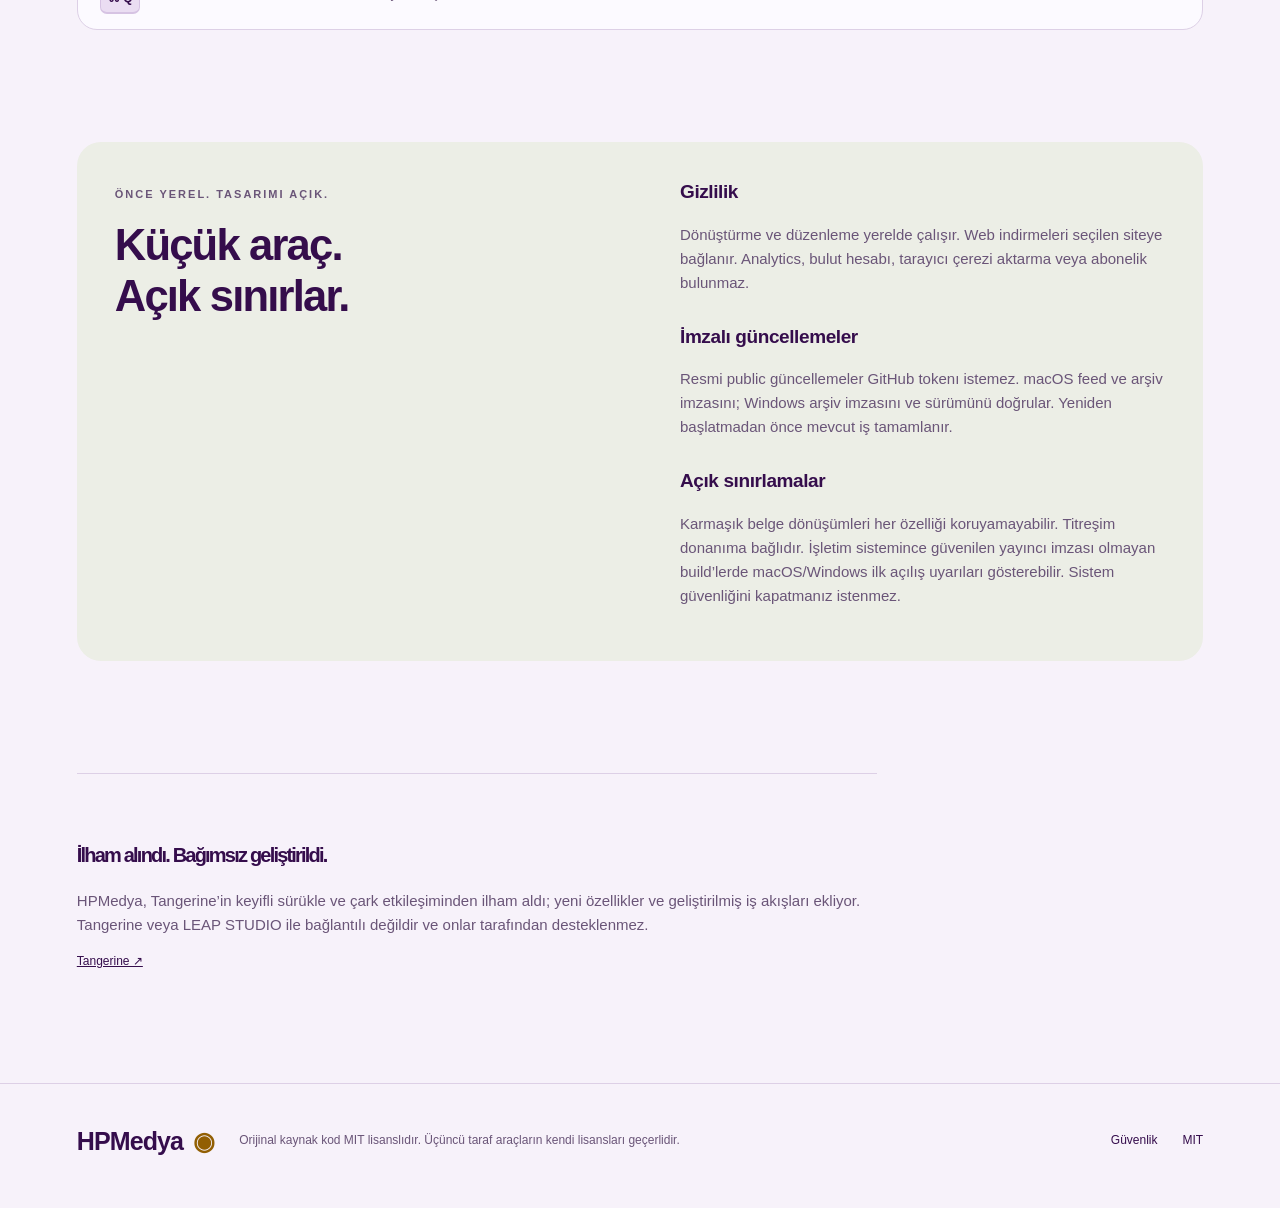
<file: docs/tr/index.html>
<!doctype html>
<html lang="tr"><head><meta charset="utf-8"><meta name="viewport" content="width=device-width,initial-scale=1">
<meta http-equiv="Content-Security-Policy" content="default-src 'none'; img-src 'self' blob: data:; media-src 'self' blob:; style-src 'self' 'unsafe-inline'; script-src 'self'; connect-src 'self' blob:; base-uri 'none'; form-action 'none'">
<meta name="description" content="HPMedya: açık kaynaklı yerel dosya dönüştürme, düzenleme, web indirme ve sürükleme çarkı. Tüm özellikler, formatlar ve kısayollar.">
<title>HPMedya — Dosyaların için tatlı bir kolaylık</title><link rel="icon" href="../assets/hpmedya.png"><link rel="stylesheet" href="../assets/site.css?v=b176ace747cf"><link rel="stylesheet" href="../assets/playground.css?v=bc2a0850b4ce"><script src="../assets/vendor/pdf-lib.min.js" defer></script><script src="../assets/playground.js?v=bc2a0850b4ce" defer></script></head>
<body><a class="skip" href="#main">İçeriğe geç</a><header><a class="brand" href="#"><img src="../assets/hpmedya.png" alt="" width="42" height="42">HPMedya</a><nav aria-label="Ana gezinme"><a href="#playground">Dene</a><a href="#features">Özellikler</a><a href="#formats">Formatlar</a><a href="#shortcuts">Kısayollar</a><a href="../index.html">EN</a><a class="nav-github" href="https://github.com/gencturkler/hur-medya">GitHub ↗</a></nav></header>
<main id="main"><section class="hero"><span class="eyebrow">MAC + WINDOWS · ÜCRETSİZ & AÇIK KAYNAK</span><h1>Dosyaların.<br><em>Akışını bozmadan.</em></h1><p class="intro">Bir dosya sürükle. Bir tuşa bas. İstediğin hale getir. Dönüştür, kırp, düzenle; işine kaldığın yerden devam et.</p><div class="hero-actions"><a class="button primary" href="#download">HPMedya’yi indir ↓</a><a class="button secondary" href="#playground">Tarayıcıda dene ↗</a></div><p class="subtle">Dosyaların sende kalır. Yerel işlem. Abonelik yok.</p></section>
<section id="playground" aria-label="Etkileşimli HPMedya demosu"><div class="live-loading">Demo masaüstün hazırlanıyor…</div><noscript><p class="demo-noscript">Etkileşimli demo için JavaScript’i aç. Aşağıdaki gerçek kullanım kaydını da izleyebilirsin.</p></noscript></section>
<div class="demo-stats"><div><strong>276</strong><span>dönüşüm yolu</span></div><div><strong>27</strong><span>dosya aracı</span></div><div><strong>6</strong><span>dosya işlemi</span></div></div>

<section class="status" id="download"><div><span class="eyebrow">HPMedya’yi indir</span><h2>Dosyaların için hazır.</h2><p>Windows paketi hazır; Mac paketi yakında. ZIP’i aç ve uygulamayı çalıştır. Medya/Office araçları için Set up tools ile bir kez doğrulanmış indirmeleri yap. Temel yerel görsel ve PDF özellikleri hemen çalışır.</p><p class="subtle">İlk public build’lerde Apple notarization / Windows Authenticode yayıncı imzası yok; işletim sistemi ilk açılışta onay isteyebilir.</p></div><div class="platforms"><div><strong>macOS</strong><span>Apple Silicon · macOS 13+</span><span class="pill">Yakında</span></div><div><strong>Windows</strong><span>x64 · Yerel önizleme</span><a class="button primary" href="https://github.com/gencturkler/hur-medya/releases/latest/download/HPMedya-Windows-x64.zip">Windows ZIP indir ↗</a></div><a href="https://github.com/gencturkler/hur-medya/releases/latest">Yayın notları ve hash dosyası ↗</a></div></section>
<section class="flow"><div class="section-heading"><span class="eyebrow">Günlük kullanım</span><h2>Tek hareket. Bir sürü olasılık.</h2></div><div class="flow-grid"><article><b>01</b><h3>Seç veya sürükle</h3><p>Ana ekrandan dosya seç veya Finder’da dosyayı sürüklerken Shift, Command ya da Control basılı tut.</p></article><article><b>02</b><h3>İstediğin hale getir</h3><p>Formatı veya aracı seç. Düzenlemeyi önizle; hassas ayarlar için klavyeyi kullan.</p></article><article><b>03</b><h3>Yeni kopyayı kaydet</h3><p>Gerçek ilerlemeyi izle ve yeni çıktıyı kaydet. Tamamlandığında kısa, çerçevesiz bir bildirim görünür.</p></article></div></section>
<section id="features"><div class="section-heading"><span class="eyebrow">HPMedya araç kutusu</span><h2>27 araç. Üretmek için alan.</h2><p>Mac ve Windows’un ortak araç kataloğu. Platforma özgü ayrıntılar aşağıda listelenir.</p></div><div class="tool-grid"><article class="tool"><span class="tool-number">01</span><h3>Sıkıştır</h3><p>Görsel, video, ses ve PDF sıkıştırma. Desteklenen türlerde kalite, küçültme oranı veya hedef boyut seçilir; ulaşılamayan hedefler açıklanır.</p><button class="try-tool" data-try-tool="compress">Bu aracı dene ↗</button></article><article class="tool"><span class="tool-number">02</span><h3>Metadata</h3><p>Desteklenen görsel, PDF ve medya metadatasını incele, düzenle veya kaldır. Track/chapter alanları dahil; yeni kopya oluşturulur.</p><button class="try-tool" data-try-tool="removeMetadata">Bu aracı dene ↗</button></article><article class="tool"><span class="tool-number">03</span><h3>Görsel düzenle</h3><p>Boyutlandır, döndür, yansıt; parlaklık, kontrast ve doygunluğu önizleyerek ayarla.</p><button class="try-tool" data-try-tool="editImage">Bu aracı dene ↗</button></article><article class="tool"><span class="tool-number">04</span><h3>İşaretle</h3><p>Bağımsız serbest çizim/marker ve şekiller, metin, oklar ve Select / Move. Her çizim aracı tek başına çalışır.</p><button class="try-tool" data-try-tool="annotateImage">Bu aracı dene ↗</button></article><article class="tool"><span class="tool-number">05</span><h3>Çerçeve ekle</h3><p>Kenar boşluğu, arka plan, köşe ve gölge ayarlarıyla görsel çerçevesi oluştur.</p><button class="try-tool" data-try-tool="frameImage">Bu aracı dene ↗</button></article><article class="tool"><span class="tool-number">06</span><h3>Görseli kırp</h3><p>Sürükleyerek alan seç, taşı veya boyutlandır. Shift oranı kilitler; Enter kırpılmış kopyayı kaydeder.</p><button class="try-tool" data-try-tool="cropImage">Bu aracı dene ↗</button></article><article class="tool"><span class="tool-number">07</span><h3>Ses seviyesini eşitle</h3><p>Önce ses yüksekliği analiz edilir; hedef loudness, aralık ve true-peak değerleriyle kopya kaydedilir.</p><button class="try-tool" data-try-tool="normalizeAudio">Bu aracı dene ↗</button></article><article class="tool"><span class="tool-number">08</span><h3>Video sesini kaldır</h3><p>Video akışını koruyarak sessiz bir kopya oluştur.</p><button class="try-tool" data-try-tool="muteVideo">Bu aracı dene ↗</button></article><article class="tool"><span class="tool-number">09</span><h3>Video kırp</h3><p>Önizle, In/Out tutamaçlarını sürükle, seçimi taşı ve aralığı dışa aktar. Klavyeyle oynatma, gezinme ve I/O kesimi kolaylaştırır.</p><button class="try-tool" data-try-tool="trimVideo">Bu aracı dene ↗</button></article><article class="tool"><span class="tool-number">10</span><h3>PDF böl</h3><p>Sayfa aralıklarını ve dosya başına sayfa sayısını seçerek PDF’yi tek tek veya gruplar halinde böl.</p><button class="try-tool" data-try-tool="splitPDF">Bu aracı dene ↗</button></article><article class="tool"><span class="tool-number">11</span><h3>PDF düzenle</h3><p>Sayfaları sırala, çıkar ve döndür. Eşit genişlik seçeneği, belge özelliklerinin güvenle korunabildiği dosyalarda kullanılır.</p><button class="try-tool" data-try-tool="organizePDF">Bu aracı dene ↗</button></article><article class="tool"><span class="tool-number">12</span><h3>Arşiv aç</h3><p>ZIP, TAR, GZIP ve RAR arşivlerini yeni klasöre çıkar. Yol ve link denetimleri klasör dışına yazmayı engeller.</p><button class="try-tool" data-try-tool="extractArchive">Bu aracı dene ↗</button></article><article class="tool"><span class="tool-number">13</span><h3>Görsellerden PDF</h3><p>Seçili görselleri istenen sırayla yeni bir PDF’de birleştir.</p><button class="try-tool" data-try-tool="createPDF">Bu aracı dene ↗</button></article><article class="tool"><span class="tool-number">14</span><h3>PDF birleştir</h3><p>Birden fazla PDF’yi desteklenen sayfa içeriği ve gezinme özellikleri korunarak birleştir; orijinaller değişmez.</p><button class="try-tool" data-try-tool="mergePDF">Bu aracı dene ↗</button></article><article class="tool"><span class="tool-number">15</span><h3>Video alanını kırp</h3><p>Video önizlemesinde alan seç. Sürükle, boyutlandır; Shift ile oranı kilitle, Enter ile kopyayı dışa aktar.</p><button class="try-tool" data-try-tool="cropVideo">Bu aracı dene ↗</button></article><article class="tool"><span class="tool-number">16</span><h3>Video hızını değiştir</h3><p>Önizleme kontrolleriyle video hızını ve buna eşlik eden ses temposunu değiştir.</p><button class="try-tool" data-try-tool="changeVideoSpeed">Bu aracı dene ↗</button></article><article class="tool"><span class="tool-number">17</span><h3>Videoları birleştir</h3><p>Klipleri sırayla birleştir; boyut, kare hızı ve ses düzeni tutarlı bir çıktıya uyarlanır.</p><button class="try-tool" data-try-tool="joinVideos">Bu aracı dene ↗</button></article><article class="tool"><span class="tool-number">18</span><h3>Videodan kare al</h3><p>Zaman noktalarını seçip kareleri yeni PNG dosyaları olarak kaydet.</p><button class="try-tool" data-try-tool="videoSnapshots">Bu aracı dene ↗</button></article><article class="tool"><span class="tool-number">19</span><h3>Video böl</h3><p>İşaretlerden, eşit klip sayısından veya aralıklardan böl. İstenmeyen parçaları çıkar; kalanları ayrı veya birleşik kaydet.</p><button class="try-tool" data-try-tool="splitVideo">Bu aracı dene ↗</button></article><article class="tool"><span class="tool-number">20</span><h3>Sesten video</h3><p>Ses dosyasından waveform, spektrum, frekans çubukları veya sabit görselle video oluştur.</p><button class="try-tool" data-try-tool="audioToVideo">Bu aracı dene ↗</button></article><article class="tool"><span class="tool-number">21</span><h3>Ses kırp</h3><p>Waveform önizleme, In/Out tutamaçları ve seçili aralığı oynatma. İsteğe bağlı sessizlik kesme ve klavyeyle gezinme.</p><button class="try-tool" data-try-tool="trimAudio">Bu aracı dene ↗</button></article><article class="tool"><span class="tool-number">22</span><h3>Ses kanalları</h3><p>Mono/stereo dönüşümü yap, sol/sağ seviyelerini ayarla ve kanalları önizle.</p><button class="try-tool" data-try-tool="audioChannels">Bu aracı dene ↗</button></article><article class="tool"><span class="tool-number">23</span><h3>Kolaj oluştur</h3><p>Birden fazla görseli aralık ve arka plan ayarlarıyla düzenlenebilir bir kolajda birleştir.</p><button class="try-tool" data-try-tool="createCollage">Bu aracı dene ↗</button></article><article class="tool"><span class="tool-number">24</span><h3>Görselde gizle</h3><p>Alan seçip düz renk, blur veya pikselleştirme uygula. Paylaşmadan önce çıktıyı kontrol et.</p><button class="try-tool" data-try-tool="redactImage">Bu aracı dene ↗</button></article><article class="tool"><span class="tool-number">25</span><h3>Videoda gizle</h3><p>Düz renk, blur veya pikselleştirme için dikdörtgen alanlar ve zaman aralıkları seç.</p><button class="try-tool" data-try-tool="redactVideo">Bu aracı dene ↗</button></article><article class="tool"><span class="tool-number">26</span><h3>Seste gizle</h3><p>Bleep veya sessizlikle değiştirilecek aralıkları seç; sesin geri kalanı korunur.</p><button class="try-tool" data-try-tool="redactAudio">Bu aracı dene ↗</button></article><article class="tool"><span class="tool-number">27</span><h3>QR kod oku</h3><p>Desteklenen görsel ve PDF sayfalarını tara; bulunan içerikleri inceleyip rapor dışa aktar.</p><button class="try-tool" data-try-tool="readQRCode">Bu aracı dene ↗</button></article></div></section>
<section id="windows" class="actions"><span class="eyebrow">Windows x64</span><h2>Yerel bir önizleme. Tanıdık bir akış.</h2><div class="tool-grid"><article><h3>Görseller</h3><p>PNG, JPG, BMP, GIF ve TIFF dönüşümü; PDF dışa aktarma. Boyutlandırma, crop, döndürme, yatay yansıtma, ayrı marker/dikdörtgen çizimi, JPEG sıkıştırma ve metadata kaldırma. GIF içe aktarma ilk kareyi kullanır.</p></article><article><h3>Medya</h3><p>Video/ses dönüşümü ve 15 araç: sıkıştırma, metadata kaldırma, loudness eşitleme, sessiz video; video trim/crop/hız/birleştirme/kare çıkarma/bölme/redaksiyon; ses görselleştirme, ses trim/kanallar/bleep. Dışa aktarma doğrulanmış FFmpeg kullanır; önizleme Windows codec’lerine bağlıdır.</p></article><article><h3>PDF & ZIP</h3><p>PDF birleştir, sayfaları böl ve seçili sayfa numaralarını sırala. Dosyalardan ZIP oluştur; yol/link, giriş sayısı ve açılmış boyut denetimleriyle ZIP çıkar. Mevcut dosyaların üzerine yazılmaz.</p></article><article><h3>Günlük kontroller</h3><p>Mac tasarımında Home ve aranabilir Library; Sistem/Açık/Koyu görünüm. Dosya bırak veya Ctrl+V ile metin, görsel ve dosya yapıştır. Ctrl+O dosya seçer; Ctrl+Space çarkı açar; Ctrl+2 Library; Ctrl+F arama. Library ve yapıştırılan dosyalar güncellemede korunur. Space oynatır/duraklatır; sağ/sol ok 1 saniye gider; I/O medya aralığını belirler. Crop: sürükle, Shift ile oran kilidi, Enter ile kaydet. Escape editörü kapatır. Public linkten video/ses/thumbnail indirme ve imzalı public güncelleme vardır.</p></article></div><p>Windows eş özellik build’i Explorer sürükleme çarklarını, Float rafını, klasör otomasyonunu, Office/Pages dönüşümünü, QR okumayı, arka plan kaldırmayı ve Büyüt dahil sekiz pencere düzenini içerir. AirDrop yerine Windows Share kullanılır; sistem izinleri, codec’ler ve yerel pencereler işletim sistemine göre çalışır.</p></section>
<section class="web-feature"><span class="eyebrow">Web’den iş akışına</span><h2>Bir link. Bir dosya. İşlemek sana kalmış.</h2><p>Public video paylaşım linkini veya doğrudan medya adresini yapıştır. Video, MP3 ya da orijinal görsel/medyayı; kaliteyi ve klasörü seç. YouTube kartlarında video ve thumbnail ayrı sunulabilir; Instagram reel kartlarında gerçek reel linki gerekir.</p><p>Kopyalanmış link için Control–Shift–D kullan; tarayıcı kartını Command ile sürükle veya Ana ekrana bırak. Bazı oynatıcılar yalnızca poster/blob adresi verir; bu durumda paylaşım linkini kopyala. Site desteği değişebilir. Instagram fotoğraf gönderileri seçim listesi açar; seçilen görseller gönderi sırasıyla kaydedilir. Reels’te thumbnail seçeneği yoktur. DRM, canlı yayın, giriş gerektiren medya, tüm profil indirme ve video playlistleri desteklenmez.</p><button id="try-download" class="button secondary">İndirme akışını dene ↗</button></section>
<section id="formats"><div class="section-heading"><span class="eyebrow">Formatları açıkça gör</span><h2>46 girdi. 276 dönüşüm yolu.</h2><p>Bu tablo uygulama kataloğundan üretilir. Bir formatın listelenmesi, her gelişmiş belge özelliğinin korunabildiği anlamına gelmez. PDF→DOCX/XLSX yeniden kurma sezgiseldir; PDF→PPTX sayfa görselleri kullanır.</p></div><label class="search-label" for="format-search">Girdi veya çıktı formatı ara</label><input id="format-search" type="search" placeholder="PNG, MP4, PDF…" autocomplete="off"><div class="table-wrap"><table id="format-table"><thead><tr><th>Girdi</th><th>Çıktılar</th></tr></thead><tbody><tr><th scope="row">AIFF</th><td>MP3, M4A, WAV, FLAC, OGG, OPUS, WMA</td></tr><tr><th scope="row">AVI</th><td>MP4, MOV, MKV, WEBM, WMV, GIF, MP3</td></tr><tr><th scope="row">AVIF</th><td>JPG, PNG, WEBP, HEIC, TIFF, BMP, PDF</td></tr><tr><th scope="row">BMP</th><td>JPG, PNG, WEBP, HEIC, TIFF, AVIF, PDF</td></tr><tr><th scope="row">CSV</th><td>XLSX, ODS, TSV, PDF</td></tr><tr><th scope="row">DOCX</th><td>PAGES, PDF, TXT, MD, HTML, EPUB, PNG, JPG</td></tr><tr><th scope="row">EPUB</th><td>PDF, DOCX, PAGES, TXT, MD, HTML</td></tr><tr><th scope="row">FLAC</th><td>MP3, M4A, WAV, OGG, OPUS, AIFF, WMA</td></tr><tr><th scope="row">GIF</th><td>MP4, MOV, MKV, WEBM, AVI, WMV</td></tr><tr><th scope="row">GZ</th><td>ZIP, TAR</td></tr><tr><th scope="row">HEIC</th><td>JPG, PNG, WEBP, TIFF, AVIF, BMP, PDF</td></tr><tr><th scope="row">HTML</th><td>PDF</td></tr><tr><th scope="row">JPG</th><td>PNG, WEBP, HEIC, TIFF, AVIF, BMP, PDF</td></tr><tr><th scope="row">M4A</th><td>MP3, WAV, FLAC, OGG, OPUS, AIFF, WMA</td></tr><tr><th scope="row">MD</th><td>DOCX, PAGES, PDF, TXT, HTML, EPUB, PNG, JPG</td></tr><tr><th scope="row">MKV</th><td>MP4, MOV, WEBM, AVI, WMV, GIF, MP3</td></tr><tr><th scope="row">MOV</th><td>MP4, MKV, WEBM, AVI, WMV, GIF, MP3</td></tr><tr><th scope="row">MP3</th><td>M4A, WAV, FLAC, OGG, OPUS, AIFF, WMA</td></tr><tr><th scope="row">MP4</th><td>MOV, MKV, WEBM, AVI, WMV, GIF, MP3</td></tr><tr><th scope="row">ODS</th><td>XLSX, CSV, TSV, PDF</td></tr><tr><th scope="row">OGG</th><td>MP3, M4A, WAV, FLAC, OPUS, AIFF, WMA</td></tr><tr><th scope="row">OPUS</th><td>MP3, M4A, WAV, FLAC, OGG, AIFF, WMA</td></tr><tr><th scope="row">PAGES</th><td>DOCX, PDF, TXT, MD, HTML, EPUB, PNG, JPG</td></tr><tr><th scope="row">PDF</th><td>DOCX, PAGES, PPTX, XLSX, JPG, PNG, EPUB, TXT, MD</td></tr><tr><th scope="row">PNG</th><td>JPG, WEBP, HEIC, TIFF, AVIF, BMP, PDF</td></tr><tr><th scope="row">PPT</th><td>PDF, JPG, PNG</td></tr><tr><th scope="row">PPTX</th><td>PDF, JPG, PNG</td></tr><tr><th scope="row">RAR</th><td>ZIP, TAR, GZ</td></tr><tr><th scope="row">RTF</th><td>DOCX, PAGES, PDF, TXT, MD, HTML, EPUB, PNG, JPG</td></tr><tr><th scope="row">RTFD</th><td>DOCX, PAGES, PDF, TXT, MD, HTML, EPUB, PNG, JPG</td></tr><tr><th scope="row">SRT</th><td>VTT, TXT</td></tr><tr><th scope="row">SVG</th><td>JPG, PNG, WEBP, HEIC, TIFF, AVIF, BMP, PDF</td></tr><tr><th scope="row">TAR</th><td>ZIP, GZ</td></tr><tr><th scope="row">TEXTCLIPPING</th><td>DOCX, PAGES, PDF, TXT, MD, HTML, EPUB, PNG, JPG</td></tr><tr><th scope="row">TIFF</th><td>JPG, PNG, WEBP, HEIC, AVIF, BMP, PDF</td></tr><tr><th scope="row">TSV</th><td>XLSX, ODS, CSV, PDF</td></tr><tr><th scope="row">TXT</th><td>DOCX, PAGES, PDF, MD, HTML, EPUB, JPG, PNG</td></tr><tr><th scope="row">VTT</th><td>SRT, TXT</td></tr><tr><th scope="row">WAV</th><td>MP3, M4A, FLAC, OGG, OPUS, AIFF, WMA</td></tr><tr><th scope="row">WEBM</th><td>MP4, MOV, MKV, AVI, WMV, GIF, MP3</td></tr><tr><th scope="row">WEBP</th><td>JPG, PNG, HEIC, TIFF, AVIF, BMP, PDF</td></tr><tr><th scope="row">WMA</th><td>MP3, M4A, WAV, FLAC, OGG, OPUS, AIFF</td></tr><tr><th scope="row">WMV</th><td>MP4, MOV, MKV, WEBM, AVI, GIF, MP3</td></tr><tr><th scope="row">XLS</th><td>XLSX, ODS, CSV, TSV, PDF</td></tr><tr><th scope="row">XLSX</th><td>ODS, CSV, TSV, PDF</td></tr><tr><th scope="row">ZIP</th><td>TAR, GZ</td></tr></tbody></table></div></section>
<section class="actions"><h2>Dosyaları ilerletmenin altı yolu.</h2><div class="action-list"><span>AirDrop</span><span>Float rafı</span><span>Kopyala</span><span>Taşı</span><span>Yolu kopyala</span><span>Terminal’de aç</span></div><p>Float dosyaları küçük bir rafta tutar. Geçmişte ara, dosyaları yeniden kullan veya Finder’da göster. Taşı işlemi orijinali taşır; dışa aktarımlar yeni kopya oluşturur ve mevcut adların üzerine yazmaz.</p></section>
<section id="shortcuts"><div class="section-heading"><span class="eyebrow">Elin alışsın, işin hızlansın</span><h2>Kısayol rehberi.</h2><p>macOS varsayılanları. Sürükleme tuşları özelleştirilebilir. Editör kısayolları ilgili işlem destekleniyorsa çalışır; metin alanları ve yerel kontroller normal davranışını korur.</p></div><div class="table-wrap"><table><thead><tr><th>Kısayol</th><th>İşlem</th></tr></thead><tbody><tr><th scope="row"><kbd>⇧ + drag</kbd></th><td>Dönüştürme çarkı</td></tr><tr><th scope="row"><kbd>⌘ + drag</kbd></th><td>Araç çarkı</td></tr><tr><th scope="row"><kbd>⌃ + drag</kbd></th><td>Dosya işlemleri çarkı</td></tr><tr><th scope="row"><kbd>⌃ ⇧ D</kbd></th><td>Kopyalanmış web linkini indir</td></tr><tr><th scope="row"><kbd>← ↑ / → ↓</kbd></th><td>Önceki / sonraki çark öğesi</td></tr><tr><th scope="row"><kbd>Home / End</kbd></th><td>İlk / son çark öğesi</td></tr><tr><th scope="row"><kbd>Enter / Space</kbd></th><td>Çarktaki seçili öğeyi uygula</td></tr><tr><th scope="row"><kbd>Esc / Tab</kbd></th><td>Çarkı kapat</td></tr><tr><th scope="row"><kbd>Space</kbd></th><td>Medya editörlerinde oynat / duraklat</td></tr><tr><th scope="row"><kbd>← / →</kbd></th><td>1 saniye geri / ileri git</td></tr><tr><th scope="row"><kbd>⇧ ← / ⇧ →</kbd></th><td>Video: 1 kare; ses: 0,1 saniye</td></tr><tr><th scope="row"><kbd>I / O</kbd></th><td>Seçimin In / Out noktasını belirle</td></tr><tr><th scope="row"><kbd>⇧ Space</kbd></th><td>Seçili aralığı oynat</td></tr><tr><th scope="row"><kbd>M</kbd></th><td>Desteklenen araçlarda bölme işareti ekle</td></tr><tr><th scope="row"><kbd>Home / End</kbd></th><td>Önizlemenin başına / sonuna git</td></tr><tr><th scope="row"><kbd>⇧ + crop drag</kbd></th><td>Crop en-boy oranını kilitle</td></tr><tr><th scope="row"><kbd>Enter</kbd></th><td>Crop editöründe kırpılmış kopyayı kaydet</td></tr><tr><th scope="row"><kbd>⌘ S</kbd></th><td>Desteklenen editörlerde kaydet</td></tr><tr><th scope="row"><kbd>⌘ ,</kbd></th><td>Ayarları aç</td></tr><tr><th scope="row"><kbd>⌘ Q</kbd></th><td>HPMedya’den çık</td></tr></tbody></table></div></section>
<section class="trust"><div><span class="eyebrow">Önce yerel. Tasarımı açık.</span><h2>Küçük araç.<br>Açık sınırlar.</h2></div><div><h3>Gizlilik</h3><p>Dönüştürme ve düzenleme yerelde çalışır. Web indirmeleri seçilen siteye bağlanır. Analytics, bulut hesabı, tarayıcı çerezi aktarma veya abonelik bulunmaz.</p><h3>İmzalı güncellemeler</h3><p>Resmi public güncellemeler GitHub tokenı istemez. macOS feed ve arşiv imzasını; Windows arşiv imzasını ve sürümünü doğrular. Yeniden başlatmadan önce mevcut iş tamamlanır.</p><h3>Açık sınırlamalar</h3><p>Karmaşık belge dönüşümleri her özelliği koruyamayabilir. Titreşim donanıma bağlıdır. İşletim sistemince güvenilen yayıncı imzası olmayan build’lerde macOS/Windows ilk açılış uyarıları gösterebilir. Sistem güvenliğini kapatmanız istenmez.</p></div></section>
<section class="inspiration"><h2>İlham alındı. Bağımsız geliştirildi.</h2><p>HPMedya, Tangerine’in keyifli sürükle ve çark etkileşiminden ilham aldı; yeni özellikler ve geliştirilmiş iş akışları ekliyor. Tangerine veya LEAP STUDIO ile bağlantılı değildir ve onlar tarafından desteklenmez.</p><a href="https://tangerineformac.com/">Tangerine ↗</a></section></main>
<footer><a class="brand" href="#">HPMedya <span>◉</span></a><p>Orijinal kaynak kod MIT lisanslıdır. Üçüncü taraf araçların kendi lisansları geçerlidir.</p><a href="https://github.com/gencturkler/hur-medya/blob/main/SECURITY.md">Güvenlik</a><a href="https://github.com/gencturkler/hur-medya/blob/main/LICENSE">MIT</a></footer></body></html>
</file>
<file: docs/assets/site.css>
:root{color-scheme:light;--cream:#f7f2fa;--forest:#350d4c;--sage:#eaddf2;--gold:#fdbe0f;--line:#ddd0e6;--muted:#6a5578}*{box-sizing:border-box}html{scroll-behavior:smooth;scroll-padding-top:96px}body{margin:0;background:var(--cream);color:var(--forest);font-family:ui-rounded,-apple-system,BlinkMacSystemFont,"Segoe UI",sans-serif;line-height:1.6}a{color:inherit;text-decoration:none}a:hover{text-decoration:underline;text-underline-offset:5px}a:focus-visible,button:focus-visible,input:focus-visible{outline:3px solid #925f03;outline-offset:5px}.skip{position:absolute;left:20px;top:-80px;padding:12px;background:var(--gold);z-index:10}.skip:focus{top:12px}header{position:sticky;top:0;z-index:5;display:flex;align-items:center;justify-content:space-between;gap:24px;padding:20px max(6vw,24px);background:#f7f2faf2;border-bottom:1px solid var(--line);backdrop-filter:blur(14px)}.brand{display:flex;align-items:center;gap:10px;font-size:25px;font-weight:800;letter-spacing:-1px}nav{display:flex;align-items:center;gap:24px;font-size:14px;font-weight:600}.nav-github{background:var(--forest);color:var(--cream);padding:9px 16px;border-radius:40px}main,footer{max-width:1280px;margin:0 auto;padding:0 6vw}section{margin:112px 0}.hero{display:grid;grid-template-columns:1.1fr 1fr;gap:50px;align-items:center;margin:72px 0 108px;min-height:520px}.eyebrow{text-transform:uppercase;letter-spacing:2px;font-size:11px;font-weight:800;color:var(--muted)}h1{font-size:clamp(48px,6.6vw,87px);letter-spacing:-4px;line-height:1.06;margin:18px 0 24px;font-weight:780}h2{font-size:clamp(30px,3.4vw,44px);letter-spacing:-1.8px;line-height:1.15;margin:15px 0 22px}h3{line-height:1.25;letter-spacing:-.4px;font-size:19px}p{color:var(--muted);font-size:15px}.intro{font-size:19px;line-height:1.65;max-width:470px}.hero-actions{display:flex;gap:12px;flex-wrap:wrap;margin:30px 0 18px}.button{display:inline-flex;align-items:center;justify-content:center;padding:13px 21px;border-radius:15px;font-size:14px;font-weight:750;transition:transform .18s,background .18s}.button:hover{transform:translateY(-2px);text-decoration:none}.primary{background:var(--forest);color:var(--cream)}.secondary{background:var(--sage);color:var(--forest);border:1px solid var(--line)}.subtle{font-size:12px}.illustration{position:relative;display:grid;place-items:center;min-height:460px;background:radial-gradient(ellipse at center,#eaddf2,transparent 69%)}.wheel{position:relative;width:316px;height:316px;border-radius:50%;background:var(--forest);border:11px solid #d6c3e3;box-shadow:0 25px 45px #350d4c1a;transform:rotate(-8deg)}.wheel:before,.wheel:after{content:"";position:absolute;background:#7a5a90;inset:0;width:2px;margin:auto;transform:rotate(45deg)}.wheel:after{transform:rotate(-45deg)}.wheel-center{position:absolute;inset:88px;border:5px solid #7a5a90;border-radius:50%;display:grid;place-items:center;z-index:2;background:#451a5e}.petal{position:absolute;color:var(--cream);font-size:11px;font-weight:750;letter-spacing:1px;z-index:1;transform:rotate(8deg)}.p1{top:35px;left:108px;color:var(--gold)}.p2{right:22px;top:140px}.p3{bottom:35px;left:116px}.p4{left:10px;top:140px}.file{position:absolute;z-index:3;display:flex;align-items:center;gap:10px;padding:16px 22px;background:#ffffff;box-shadow:0 12px 28px #350d4c17;border:1px solid var(--line);border-radius:17px;font-size:22px}.file span{font-size:12px;font-weight:650}.float-a{left:0;top:28px;transform:rotate(-7deg);animation:float 6s ease-in-out infinite}.float-b{right:-14px;bottom:70px;transform:rotate(7deg);animation:float 6s ease-in-out -3s infinite}.done{position:absolute;bottom:8px;left:25px;background:var(--sage);border:1px solid #d6c3e3;padding:14px 22px;border-radius:16px;font-size:12px;font-weight:650;box-shadow:0 10px 20px #350d4c0b}.status{background:var(--forest);color:var(--cream);border-radius:30px;padding:38px;display:grid;grid-template-columns:1fr 1fr;gap:40px}.status p,.status .eyebrow{color:#d9cbe3}.platforms{display:flex;flex-direction:column;justify-content:center;gap:16px}.platforms>div{display:flex;align-items:center;justify-content:space-between;gap:10px;flex-wrap:wrap;border-bottom:1px solid #5a3474;padding-bottom:14px}.platforms span{font-size:12px;color:#d9cbe3}.pill{border:1px solid #8a6aa0;padding:3px 10px;border-radius:30px}.muted{opacity:.7}.section-heading{max-width:720px;margin-bottom:35px}.flow-grid{display:grid;grid-template-columns:repeat(3,1fr);gap:28px}.flow-grid article{padding:24px 0;border-top:1px solid var(--line)}.flow b{color:#925f03;font-size:13px}.tool-grid{display:grid;grid-template-columns:repeat(3,1fr);gap:16px}.tool{padding:24px;border:1px solid var(--line);border-radius:20px;background:#fcfaff;transition:transform .18s,border-color .18s}.tool:hover{transform:translateY(-3px);border-color:#b9a2c9}.tool-number{font-size:11px;font-weight:800;color:#925f03}.tool h3{margin:10px 0}.tool p{font-size:13px;margin-bottom:0}.web-feature{padding:45px;border-radius:30px;background:var(--sage)}.web-feature p{max-width:850px}.table-wrap{overflow:auto;border:1px solid var(--line);border-radius:20px;background:#fcfaff;margin-top:18px}table{border-collapse:collapse;width:100%;text-align:left;font-size:13px}th,td{padding:15px 22px;border-bottom:1px solid var(--line);vertical-align:top}tbody tr:last-child>*{border-bottom:0}thead{background:var(--sage)}tbody th{font-weight:750;width:22%}tbody td{color:var(--muted)}kbd{font-family:inherit;font-size:12px;white-space:nowrap;background:var(--sage);border:1px solid #d6c3e3;border-bottom-width:2px;border-radius:7px;padding:4px 7px;display:inline-block}.search-label{display:block;font-size:12px;font-weight:750;margin-bottom:8px}input{font:inherit;color:var(--forest);border:1px solid #c4b0d4;border-radius:13px;padding:12px 16px;background:#ffffff;width:min(100%,400px)}.action-list{display:flex;flex-wrap:wrap;gap:10px}.action-list span{border:1px solid var(--line);padding:10px 18px;border-radius:40px;background:var(--sage);font-size:13px;font-weight:650}.trust{display:grid;grid-template-columns:1fr 1fr;gap:80px}.trust h3{margin-top:30px}.trust h3:first-child{margin-top:0}.inspiration{border-top:1px solid var(--line);padding-top:55px;max-width:800px}.inspiration h2{font-size:29px}.inspiration a{text-decoration:underline}footer{display:flex;align-items:center;gap:25px;border-top:1px solid var(--line);padding-top:35px;padding-bottom:45px;font-size:12px}footer p{flex:1;font-size:12px}.brand span{color:#925f03}tr[hidden]{display:none}@keyframes float{50%{translate:0 -10px}}@media(max-width:950px){.hero{gap:15px}.wheel{scale:.88}.float-b{right:0}.file{padding:12px}.tool-grid{grid-template-columns:repeat(2,1fr)}nav{gap:16px}.status{grid-template-columns:1fr;gap:20px}h1{letter-spacing:-3px}.trust{gap:35px}}@media(max-width:650px){header{padding:14px 20px}.brand{font-size:22px}nav{gap:12px;font-size:12px}nav a:nth-child(2),nav a:nth-child(3){display:none}.nav-github{padding:7px 11px}main,footer{padding-left:22px;padding-right:22px}.hero{grid-template-columns:1fr;margin-top:45px;gap:18px;min-height:0}.hero h1{font-size:59px}.intro{font-size:17px}.illustration{min-height:405px}.wheel{scale:.92}.float-a{left:6px}.float-b{right:0}.done{left:15px;bottom:0}.tool-grid,.flow-grid,.trust{grid-template-columns:1fr}.tool{padding:22px}.status,.web-feature{padding:28px}.status{border-radius:23px}section{margin:74px 0}.platforms>div{gap:8px}.platforms strong{width:100%}.trust{gap:20px}th,td{padding:13px}footer{flex-wrap:wrap;gap:14px}footer p{flex-basis:100%;order:2;margin:0}}@media(prefers-reduced-motion:reduce){html{scroll-behavior:auto}*,*:before,*:after{animation:none!important;transition:none!important}}
/* Real app media stays static until the visitor starts the demo. */
.showcase{border-top:1px solid var(--line);padding-top:50px}.demo-player{overflow:hidden;border:1px solid var(--line);border-radius:24px;background:var(--cream);box-shadow:0 18px 50px #350d4c10}.demo-player video{display:block;width:100%;height:auto;aspect-ratio:16/9;max-height:78vh;background:var(--cream)}.demo-links{display:flex;flex-wrap:wrap;align-items:center;justify-content:space-between;gap:12px;font-size:13px}.demo-links a,.showcase .subtle a{text-decoration:underline;text-underline-offset:4px}.demo-links span{font-size:12px}.demo-transcript{font-size:14px;color:var(--muted);margin:22px 0 35px}.demo-transcript summary{cursor:pointer;font-weight:700;color:var(--forest)}.demo-transcript ol{padding-left:22px}.screenshot-grid{display:grid;grid-template-columns:repeat(2,minmax(0,1fr));gap:22px}.screenshot-card{margin:0;overflow:hidden;border:1px solid var(--line);border-radius:20px;background:#ffffff}.screenshot-card>a{display:flex;align-items:center;justify-content:center;height:330px;padding:20px;background:#efe6f4}.screenshot-card img{display:block;max-width:100%;max-height:100%;width:auto;height:auto;object-fit:contain;border-radius:10px;box-shadow:0 6px 20px #350d4c10}.screenshot-card figcaption{padding:18px 22px}.screenshot-card strong,.screenshot-card span{display:block}.screenshot-card strong{font-size:15px}.screenshot-card span{font-size:13px;color:var(--muted);margin-top:5px}.showcase video:focus-visible,.showcase summary:focus-visible{outline:3px solid #925f03;outline-offset:4px}@media(max-width:650px){.screenshot-grid{grid-template-columns:1fr}.screenshot-card>a{height:310px}.demo-player{border-radius:14px}.demo-player video{max-height:none}.showcase{padding-top:30px}}

@media(max-width:650px){nav a[href="#shortcuts"]{display:none}.nav-github{white-space:nowrap}}
</file>
<file: docs/assets/playground.css>
:root{--paper:#f7f2fa;--ink:#350d4c;--muted:#6a5578;--pear:#fdbe0f;--green:#350d4c;--line:#ddd0e6}html{scroll-behavior:smooth;scroll-padding-top:90px}body{background:var(--paper);color:var(--ink);font-family:ui-sans-serif,-apple-system,BlinkMacSystemFont,"Segoe UI",sans-serif}header{max-width:1160px;background:var(--paper);border-bottom:1px solid var(--line);padding:16px 24px;position:relative;z-index:4}header nav{gap:25px}.brand{font-weight:730;letter-spacing:-.9px}.brand img{width:34px;height:34px;border-radius:10px}.nav-github{background:var(--ink);color:white!important;border-radius:9px;padding:10px 15px}.hero{display:block!important;max-width:1120px;text-align:center;padding:76px 24px 20px;min-height:0}.hero h1{font-size:clamp(48px,7vw,86px);line-height:1.06;letter-spacing:-4px;font-weight:620;margin:24px auto;max-width:950px}.hero h1 em{font-style:normal;color:#9c803c}.hero .intro{max-width:600px;margin:0 auto;font-size:18px;line-height:1.7}.hero-actions{justify-content:center;margin-top:27px}.hero .eyebrow{font-size:11px;border:1px solid var(--line);padding:8px 13px;border-radius:20px;letter-spacing:1.1px}.button{font-size:14px;border-radius:11px;padding:13px 20px}.button.primary{background:var(--ink);color:#fff}.button.secondary{background:#fff;border:1px solid var(--line)}.hero .subtle{font-size:12px}.illustration{display:none}.live-intro{max-width:1120px;margin:auto;padding:24px 24px 0}.live-title{display:flex;align-items:center;justify-content:space-between;margin-bottom:15px;gap:20px}.live-title h2{font-size:15px;letter-spacing:-.2px;margin:0}.live-label{font-size:11px;font-weight:650;color:#708263;display:flex;align-items:center;gap:7px}.live-label:before{content:"";width:6px;height:6px;border-radius:100%;background:#8b9d67;box-shadow:0 0 0 4px #8b9d6716}.live-subtitle{font-size:12px;color:var(--muted);margin:0}.desktop{border:1px solid #dddccf;border-radius:22px;background:#eeeee7;box-shadow:0 25px 75px -30px #373c313a;overflow:hidden;position:relative;isolation:isolate}.desktop-toolbar{height:57px;background:#ffffffa8;border-bottom:1px solid #d9dbd2;display:flex;align-items:center;padding:0 20px;gap:20px}.window-dots{display:flex;gap:6px}.window-dots i{width:9px;height:9px;background:#d4d7cc;border-radius:100%}.desktop-title{font-size:12px;font-weight:600;flex:1}.desktop-toolbar button,.desktop-tabs button,.keystrip button,.utility-button{font:inherit;font-size:12px;border:1px solid var(--line);background:#ffffffb3;border-radius:8px;padding:7px 11px;cursor:pointer;color:var(--ink)}.desktop-toolbar button:hover,.utility-button:hover{border-color:#a3af8d}.desktop-tabs{display:flex;gap:5px;overflow-x:auto;padding:13px 17px;background:#ffffff40;scrollbar-width:thin}.desktop-tabs button{white-space:nowrap;border-color:transparent;background:transparent}.desktop-tabs button[aria-selected=true]{background:#fff;border-color:#daddd0;box-shadow:0 2px 3px #28302009}.demo-stage{height:340px;position:relative;touch-action:none;user-select:none;background:radial-gradient(ellipse at 78% 40%,#dce1c554,transparent 65%),radial-gradient(ellipse at 22% 78%,#e5d6b564,transparent 60%)}.stage-watermark{position:absolute;bottom:23px;right:25px;font-size:70px;letter-spacing:-4px;font-weight:740;color:#56643e09;pointer-events:none}.demo-file{position:absolute;width:126px;min-height:135px;display:flex;align-items:center;flex-direction:column;gap:9px;border:0;background:transparent;touch-action:none;cursor:grab;padding:9px;border-radius:11px;font:inherit;color:var(--ink)}.demo-file:active{cursor:grabbing}.demo-file[aria-pressed=true]{background:#c5d0b63b;outline:1px solid #b3bd9c77}.demo-file:focus-visible{outline:2px solid #6f814d;outline-offset:3px}.demo-file .file-preview{height:85px;width:94px;display:flex;align-items:center;justify-content:center;filter:drop-shadow(0 8px 8px #26312415);transition:transform .2s}.demo-file:hover .file-preview{transform:translateY(-4px) rotate(-3deg)}.demo-file img{width:94px;height:72px;object-fit:cover;border:4px solid white;border-radius:5px;pointer-events:none}.file-sheet{background:white;width:67px;height:83px;border-radius:4px 14px 4px 4px;border:1px solid #d7d9ce;display:flex;flex-direction:column;align-items:center;justify-content:center;gap:8px;font-size:11px;font-weight:750;color:var(--muted)}.file-sheet svg{width:26px;height:26px}.demo-file .filename{font-size:11px;max-width:125px;text-overflow:ellipsis;overflow:hidden;white-space:nowrap;padding:3px 6px;border-radius:4px}.demo-file[aria-pressed=true] .filename{background:#6b7c50;color:white}.drag-ghost{position:fixed;z-index:9999;pointer-events:none;width:64px;opacity:.85;filter:drop-shadow(0 5px 7px #0004)}.stage-tip{position:absolute;top:33px;width:100%;text-align:center;color:#848779;font-size:12px;pointer-events:none}.stage-tip kbd{background:#fff8;border:1px solid #d8dacd;padding:2px 6px;border-radius:4px;font-size:11px}.keystrip{display:flex;justify-content:center;gap:9px;padding:17px;background:#fafaf6d9;border-top:1px solid #d9dbd2;flex-wrap:wrap}.keystrip button{padding:9px 13px;display:flex;align-items:center;gap:8px;background:white}.keystrip button[aria-pressed=true]{background:#273a2c;color:#f9f4de;border-color:#273a2c}.keystrip kbd{font:inherit;font-size:14px;font-weight:600}.demo-bottomline{display:flex;justify-content:space-between;gap:15px;margin:15px 2px 0;font-size:11px;color:var(--muted);line-height:1.7}.demo-bottomline span:last-child{text-align:right}.mode-hint{font-size:11px;text-align:center;color:#8b9180;margin:12px}.demo-wheel{position:fixed;z-index:200;width:360px;height:360px;filter:drop-shadow(0 12px 28px #151e3440);user-select:none;touch-action:none;animation:wheel-in .16s ease-out}.demo-wheel svg{position:absolute;width:100%;height:100%;overflow:visible}.demo-wheel .sector{fill:#19251cf5;stroke:#818a7655;stroke-width:1.1;transition:fill .11s}.demo-wheel .sector.active{fill:#dfbe67}.wheel-option{position:absolute;transform:translate(-50%,-50%);border:0;background:none;color:#f2f2e8;width:86px;min-height:58px;text-align:center;display:flex;flex-direction:column;align-items:center;justify-content:center;gap:5px;font-size:9px;font-weight:700;line-height:1.15;text-transform:uppercase;white-space:normal;padding:4px;cursor:pointer}.wheel-option svg{position:static;width:20px;height:20px}.wheel-option.active{color:#18261c}.wheel-option:focus-visible{outline:2px solid #fff;border-radius:9px}.wheel-center{position:absolute!important;left:50%;top:50%;transform:translate(-50%,-50%);width:115px;height:115px;border-radius:50%;background:#15221b;display:flex;align-items:center;justify-content:center;flex-direction:column;color:#fff;text-align:center;gap:5px;font-size:13px;border:1px solid #a7b09633;pointer-events:none}.wheel-center small{font-size:9px;color:#aeb9a6;max-width:90px;text-overflow:ellipsis;overflow:hidden;white-space:nowrap}.wheel-page{position:absolute;bottom:0;left:50%;transform:translate(-50%,22px);border:1px solid #384a37;border-radius:15px;background:#16241b;color:#fff;padding:5px 13px;font-size:11px;cursor:pointer}.demo-toast{position:fixed;bottom:28px;left:50%;transform:translateX(-50%);z-index:600;max-width:calc(100vw - 30px);width:470px;background:#1b2e22;color:#ecf1e7;padding:17px 20px;border:1px solid #425842;border-radius:18px;box-shadow:0 12px 45px #17261c30;display:flex;align-items:center;gap:14px;animation:toast-in .2s ease-out;font-size:14px}.demo-toast .check{width:33px;height:33px;border-radius:50%;background:#93b88b22;color:#b7d8aa;display:grid;place-items:center;font-size:22px}.demo-toast strong{display:block;font-size:14px}.demo-toast small{display:block;color:#a7b7a4;margin-top:3px;font-size:11px}.demo-toast a,.demo-toast button{margin-left:auto;color:#f5e6b5;text-decoration:none;border:0;background:transparent;cursor:pointer;font-size:12px;white-space:nowrap}.demo-toast.leaving{opacity:0;transition:opacity .35s}.demo-dialog{width:min(1040px,calc(100vw - 32px));max-height:calc(100dvh - 48px);padding:0;border:1px solid #3a4c3c;background:#101e17;color:#e9eee7;border-radius:22px;box-shadow:0 25px 100px #0006;overscroll-behavior:contain}.demo-dialog::backdrop{background:#14211977;backdrop-filter:blur(8px)}.editor-header{display:flex;align-items:center;gap:17px;padding:22px 25px;border-bottom:1px solid #354438}.editor-header h2{font-size:25px;letter-spacing:-.6px;margin:0 0 5px}.editor-header p{font-size:12px;color:#9aa897;margin:0}.editor-icon{width:48px;height:48px;border-radius:14px;background:#e1bd6327;color:#dfbd68;display:grid;place-items:center;flex-shrink:0}.editor-icon svg{width:25px;height:25px}.close-editor{order:3;margin-left:auto;background:transparent;border:1px solid #66785d55;color:#c8d3c0;border-radius:50%;width:27px;height:27px;cursor:pointer;flex-shrink:0}.editor-body{display:grid;grid-template-columns:1.5fr 1fr;min-height:330px}.preview-pane{padding:25px;min-width:0;border-right:1px solid #354438}.editor-controls{padding:25px;display:flex;flex-direction:column;gap:19px;overflow-y:auto;max-height:55vh}.editor-label{font-size:10px;text-transform:uppercase;letter-spacing:1.6px;font-weight:700;color:#94a18e;display:block;margin-bottom:17px}.canvas-wrap{position:relative;border:1px solid #40523d;border-radius:9px;overflow:hidden;background:#233428;touch-action:none;max-height:390px}.canvas-wrap canvas{display:block;width:100%;height:auto;touch-action:none}.media-preview{width:100%;max-height:275px;border-radius:9px;display:block;background:#07140c}.editor-controls label{display:flex;flex-direction:column;gap:8px;font-size:12px;color:#bac6b4}.editor-controls input:not([type=checkbox]),.editor-controls select,.editor-controls textarea,.library-search{width:100%;border:1px solid #485944;background:#203026;color:#eff2eb;padding:8px 10px;border-radius:7px;font:inherit;font-size:12px;box-sizing:border-box}.editor-controls input[type=range]{padding:0;accent-color:#e4c06d}.editor-controls input[type=color]{height:35px;padding:3px}.control-row{display:flex;gap:10px}.control-row>*{min-width:0;flex:1}.editor-controls .check-label{flex-direction:row;align-items:center}.editor-controls small,.editor-note{font-size:11px;color:#94a28d;line-height:1.6}.editor-footer{border-top:1px solid #354438;display:flex;align-items:center;padding:18px 25px;gap:15px}.editor-footer .export-button{margin-left:auto;background:#e7c46d;border:0;color:#17261b;padding:12px 20px;font-size:13px;font-weight:700;border-radius:11px;cursor:pointer}.editor-footer .export-button:disabled{opacity:.5;cursor:wait}.editor-footer .reset-button{border:0;background:none;color:#c5d0bd;cursor:pointer}.editor-footer small{color:#9aa991;font-size:10px}.annotation-bar{display:flex;gap:5px;margin:0 0 12px;flex-wrap:wrap}.annotation-bar button,.media-controls button,.page-actions button{font:inherit;border:1px solid #4f6148;background:#223329;color:#dce7d5;border-radius:7px;padding:7px 10px;font-size:11px;cursor:pointer}.annotation-bar button[aria-pressed=true]{background:#ddbd67;color:#122216}.media-controls{display:flex;align-items:center;gap:9px;margin-top:14px}.media-controls input{flex:1;min-width:30px;accent-color:#dec16e}.media-controls span{font-size:11px;font-variant-numeric:tabular-nums;color:#b2bfaa;white-space:nowrap}.trim-track{height:48px;position:relative;background:repeating-linear-gradient(90deg,#60765355 0 2px,transparent 2px 9px),#283c2c;border-radius:7px;margin-top:16px;touch-action:none}.trim-selection{position:absolute;top:0;bottom:0;border:2px solid #e5bd65;background:#e1bd6425;border-radius:5px;min-width:8px;pointer-events:none}.trim-handle{position:absolute;top:0;bottom:0;transform:translateX(-50%);width:18px;border:0;border-radius:5px;background:#e5bd65;color:#152318;cursor:ew-resize;touch-action:none;font-size:12px;font-weight:900;z-index:2}.trim-playhead{position:absolute;top:0;bottom:0;width:1px;background:#e6ecdf;pointer-events:none}.waveform{height:150px;background:#213529;display:flex;align-items:center;gap:3px;padding:15px;border-radius:9px;overflow:hidden}.waveform i{display:block;flex:1;min-width:2px;background:#d5b86f;border-radius:2px;opacity:.7}.pages-preview{display:grid;grid-template-columns:repeat(3,1fr);gap:12px}.paper-page{background:#f8f6ec;color:#394631;border-radius:5px;min-height:125px;padding:18px 12px;font-size:11px;display:flex;align-items:center;justify-content:center;flex-direction:column;gap:8px;border:2px solid transparent;cursor:pointer;position:relative}.paper-page[aria-pressed=true]{border-color:#e7bf60;box-shadow:0 0 0 2px #d7b76733}.paper-page span{font-size:24px;font-weight:700}.paper-page small{color:#788066;font-size:9px}.page-actions{display:flex;gap:4px;margin-top:10px;flex-wrap:wrap}.metadata-list{display:grid;grid-template-columns:1fr 1.4fr;gap:0;font-size:11px;border:1px solid #40533b;border-radius:9px;overflow:hidden}.metadata-list>*{margin:0;padding:12px;border-bottom:1px solid #40533b}.metadata-list dt{color:#a9b9a0}.metadata-list dd{color:#e8efdf}.archive-list{font:12px ui-monospace,monospace;line-height:2;background:#1d3023;border-radius:9px;padding:22px;color:#b9c9af;white-space:pre-wrap}.library-panel{padding:22px}.library-grid{display:grid;grid-template-columns:repeat(3,1fr);gap:10px;margin-top:15px}.library-item{padding:17px;background:#233529;border-radius:9px;border:1px solid #3e5136;color:#dbe5d5;display:flex;flex-direction:column;gap:8px;align-items:flex-start;font-size:11px}.library-item img{width:100%;height:70px;object-fit:contain}.library-item a,.library-item button{color:#efcc79;font:inherit;background:none;border:0;padding:0;cursor:pointer}.library-empty{padding:60px;text-align:center;color:#93a68b;font-size:13px}.float-shelf{position:absolute;bottom:12px;right:12px;z-index:3;background:#fafbf3ed;border:1px solid #c5ceb8;border-radius:14px;padding:12px;box-shadow:0 7px 25px #30402716;max-width:220px}.float-shelf strong{font-size:11px}.float-shelf p{font-size:10px;margin:7px 0}.float-shelf button{border:0;background:none;cursor:pointer;margin-left:8px}.demo-stats{display:grid;grid-template-columns:repeat(3,1fr);max-width:1040px;margin:50px auto 80px;gap:30px;text-align:center;padding:0 24px}.demo-stats strong{display:block;font-size:40px;font-weight:550;letter-spacing:-1.7px}.demo-stats span{font-size:12px;color:#7a8172}.tool{transition:transform .18s,border-color .18s}.tool:hover{transform:translateY(-3px);border-color:#a8b58e}.tool .try-tool{border:0;background:none;color:#6a7951;padding:8px 0 0;font:inherit;font-size:12px;font-weight:650;cursor:pointer}.section-heading h2{font-size:clamp(30px,4vw,46px);letter-spacing:-1.5px;font-weight:580}.showcase{margin-top:70px}.showcase .screenshot-grid{margin-top:30px}.status{background:#e9ecdF;border-color:#daddcd;border-radius:25px;margin-top:70px}.tool-grid{gap:16px}.tool{background:#fff9;border-radius:14px;padding:25px}.tool h3{font-size:17px;letter-spacing:-.3px}.tool-number{font-size:10px;color:#8c977b}.tool p{font-size:13px;line-height:1.8}.flow-grid article{background:none;border:0;border-top:1px solid #d5dacb;padding:25px 0;border-radius:0}.flow-grid article b{color:#9f8a4e}.flow-grid p{font-size:13px}.web-feature{background:#202f24;color:#e9eee4;border-radius:25px}.web-feature p{color:#b1bda8}.web-feature .button{display:inline-block;margin-top:10px}.trust{background:#eceee6}.inspiration{font-size:12px}.inspiration h2{font-size:20px}.inspiration p{max-width:800px}footer{border-top:1px solid var(--line)}button:focus-visible,a:focus-visible,input:focus-visible,select:focus-visible{outline:2px solid #a1ac7b;outline-offset:4px}.demo-noscript{padding:20px;background:#eee2c3}.modebadge{display:inline-block;font-size:9px;border:1px solid #5e7054;color:#b8c8aa;padding:3px 6px;border-radius:5px;margin-top:8px}.result-preview{max-width:100%;border-radius:9px}.demo-progress{width:100%;height:4px;border-radius:4px;accent-color:#e5bd65}.editor-dialog-status{font-size:12px;color:#d9c783;min-height:18px}.live-loading{padding:100px;text-align:center;color:var(--muted)}
@keyframes wheel-in{from{opacity:0;scale:.94}to{opacity:1;scale:1}}@keyframes toast-in{from{opacity:0;translate:0 7px}to{opacity:1;translate:0 0}}
@media(max-width:760px){header{padding:14px 18px}header nav{gap:13px;font-size:11px}header nav a[href="#formats"],header nav a[href="#shortcuts"]{display:none}.hero{padding-top:50px}.hero h1{letter-spacing:-2.4px}.hero .intro{font-size:15px;max-width:350px}.live-intro{padding:15px 13px 0}.live-title{align-items:flex-start}.live-subtitle{display:none}.desktop{border-radius:15px}.desktop-toolbar{padding:0 12px;gap:9px}.desktop-toolbar button{font-size:10px;padding:6px}.desktop-tabs{padding:9px}.desktop-tabs button{font-size:11px;padding:6px 9px}.demo-stage{height:330px}.demo-file{width:104px;min-height:120px}.demo-file img{width:75px;height:60px}.demo-file .file-preview{width:80px;height:75px}.demo-file .filename{max-width:98px;font-size:10px}.keystrip{gap:6px;padding:12px 7px}.keystrip button{font-size:10px;padding:7px 9px;gap:4px}.keystrip kbd{font-size:12px}.demo-bottomline{display:block;margin:12px 5px}.demo-bottomline span{display:block;text-align:left!important}.demo-stats{gap:15px;margin:35px auto 55px}.demo-stats strong{font-size:30px}.demo-stats span{font-size:10px}.editor-body{grid-template-columns:1fr;min-height:0}.preview-pane{border-right:0;border-bottom:1px solid #354438;padding:17px}.editor-controls{max-height:none;padding:20px;gap:16px}.editor-header{padding:19px 17px;gap:12px}.editor-header h2{font-size:21px}.editor-dialog{max-height:calc(100dvh - 24px)}.editor-footer{padding:15px 17px;gap:8px;position:sticky;bottom:0;background:#101e17}.editor-footer small{display:none}.editor-footer .export-button{font-size:12px;padding:11px 13px}.library-grid{grid-template-columns:repeat(2,1fr)}.stage-tip{font-size:10px;top:23px}.demo-wheel{width:min(360px,94vw);height:min(360px,94vw)}.wheel-option{font-size:8px;min-height:50px;gap:3px;width:75px}.wheel-option svg{width:18px;height:18px}.wheel-center{width:99px;height:99px;font-size:11px}.wheel-center small{max-width:80px;font-size:8px}.status{margin-top:40px}.demo-toast{width:calc(100vw - 50px);bottom:15px;padding:13px;gap:10px}.demo-toast strong{font-size:12px}.demo-toast small{font-size:10px}.demo-toast a{font-size:10px}}
@media(prefers-reduced-motion:reduce){html{scroll-behavior:auto}*,*:before,*:after{animation:none!important;transition:none!important}}
/* Keep the playground near the opening fold and maintain readable download copy. */
header{margin:0 auto}.hero{margin:0 auto 32px;padding-top:56px;padding-bottom:5px}#playground{margin:45px 0 0}.status{color:var(--ink)}.status p,.status .eyebrow,.platforms span{color:#6a5578}.platforms>div{border-bottom-color:#d6c3e3}.trust{padding:38px;border-radius:24px}.demo-wheel .wheel-center{inset:auto;left:50%;top:50%}.editor-controls input[type=checkbox]{width:auto}.editor-controls input[type=range]{width:100%}
@media(max-width:760px){.hero{padding-top:42px;margin-bottom:20px}#playground{margin-top:30px}main{padding-left:12px;padding-right:12px}.trust{padding:25px}.desktop-title{max-width:130px;white-space:nowrap;overflow:hidden;text-overflow:ellipsis}.hero h1{font-size:clamp(43px,8vw,64px)}header nav a[href="#features"]{display:none}.demo-wheel .wheel-center{inset:auto;left:50%;top:50%}.demo-dialog .media-preview{max-height:225px}}
.sample-format-row{display:flex;align-items:center;justify-content:space-between;padding:0 22px 10px;background:#ffffff40;font-size:10px;color:#8a907f}.sample-format-row label{display:flex;gap:7px;align-items:center}.sample-format-row select{font:inherit;color:#526348;background:#fff8;border:1px solid #d8dece;border-radius:5px;padding:3px 7px;cursor:pointer}.feature-filters{display:flex;gap:7px;flex-wrap:wrap;margin:0 0 25px}.feature-filters button{font:inherit;font-size:12px;padding:9px 15px;border:1px solid var(--line);background:#fff8;border-radius:20px;color:#6b765d;cursor:pointer}.feature-filters button[aria-pressed=true]{background:#293b2a;color:#f2f0df;border-color:#293b2a}article[hidden]{display:none!important}@media(max-width:760px){.sample-format-row{padding:0 15px 8px}.sample-format-row>span{font-size:9px}}
/* Native demo presentation. Palette is generated from the desktop app by
   build-site.py; marketing outside the playground keeps its own appearance. */
.desktop,.demo-wheel,.demo-dialog,.demo-toast{font-family:ui-rounded,"SF Pro Rounded",-apple-system,BlinkMacSystemFont,"Segoe UI",sans-serif}
.desktop{color:var(--demo-ink);background:var(--demo-paper);border-color:var(--demo-line)}
.desktop-toolbar,.desktop-tabs,.sample-format-row,.keystrip{background:var(--demo-paper);border-color:var(--demo-line)}
.desktop-toolbar{gap:12px}.window-dots i:nth-child(1){background:#ff5f57}.window-dots i:nth-child(2){background:#febc2e}.window-dots i:nth-child(3){background:#28c840}
.desktop-toolbar button,.desktop-tabs button,.keystrip button,.demo-dialog .utility-button{color:var(--demo-ink);background:var(--demo-surface);border-color:var(--demo-line);border-radius:10px}
.desktop-tabs button{background:transparent;border-color:transparent}.desktop-tabs button[aria-selected=true]{color:var(--demo-ink);background:var(--demo-surface);border-color:var(--demo-line)}
.desktop .sample-format-row,.stage-tip{color:var(--demo-muted)}.sample-format-row select,.stage-tip kbd{color:var(--demo-ink);background:var(--demo-surface);border-color:var(--demo-line)}
.demo-stage{background:radial-gradient(ellipse at 78% 40%,color-mix(in srgb,var(--demo-sage) 42%,transparent),transparent 65%),var(--demo-inset)}
.demo-file{color:var(--demo-ink)}.demo-file[aria-pressed=true]{background:color-mix(in srgb,var(--demo-sage) 65%,transparent);outline-color:var(--demo-line)}
.demo-file[aria-pressed=true] .filename{background:var(--demo-sage);color:var(--demo-ink)}
.keystrip button[aria-pressed=true]{background:linear-gradient(100deg,#e3b859,#f5d17d);color:#2b351c;border-color:transparent}
.desktop button:focus-visible,.demo-dialog :focus-visible,.demo-wheel button:focus-visible{outline:2px solid #e3b859;outline-offset:3px}
/* The native wheel is 320 points, with a 0.44 outer radius, 0.407 inner
   ratio, rounded corners and area-centroid labels; see wheel-geometry.mjs. */
.demo-wheel{width:320px;height:320px;filter:none;background:transparent;border-radius:50%;backdrop-filter:blur(18px);-webkit-backdrop-filter:blur(18px);clip-path:circle(50%);overflow:visible;--wheel-petal:#252525e0;--wheel-label:#e9e9e9;--wheel-disc:#232323ed}
html[data-demo-theme=light] .demo-wheel{--wheel-petal:#ffffffe0;--wheel-label:#252525;--wheel-disc:#f3f3f3ed}
.demo-wheel:has(.wheel-page){clip-path:none;backdrop-filter:none;-webkit-backdrop-filter:none}
.demo-wheel>svg{pointer-events:none}.wheel-backdrop{fill:color-mix(in srgb,var(--demo-paper) 22%,transparent);stroke:#8080802b;stroke-width:.7}
.demo-wheel .sector{fill:var(--wheel-petal);stroke:#8080803d;stroke-width:.7;pointer-events:all;cursor:pointer;transition:fill .1s ease}
.demo-wheel .sector.active{fill:url(#wheel-gold)}
.demo-wheel .wheel-option{padding:0;border:0;border-radius:0;min-height:0;gap:4px;min-width:0;display:flex;flex-direction:column;align-items:center;justify-content:center;color:var(--wheel-label);font-weight:600;text-transform:none;white-space:normal;background:transparent;overflow:visible}
.demo-wheel .wheel-option.active{color:#2b351c;background:transparent}.wheel-lines{display:block;flex-shrink:0}.wheel-lines>span{display:block;white-space:nowrap}
.demo-wheel .wheel-option svg{position:static;flex-shrink:0;overflow:visible}
.demo-wheel .wheel-center{padding:8px;box-sizing:border-box;border:0;background:var(--wheel-disc);color:var(--wheel-label);font-size:11px;line-height:1.18;gap:0}
.demo-wheel .wheel-center strong{font-weight:600;overflow-wrap:normal;max-width:100%;text-wrap:balance}
.wheel-page{background:var(--demo-surface);color:var(--demo-ink);border-color:var(--demo-line)}
/* Tool windows share the app's left-hand close control, 44pt badge, input
   pill, 21pt heading, split preview, rounded controls and gold action. */
.demo-dialog{width:min(1040px,calc(100vw - 32px));border-color:var(--demo-line);background:var(--demo-paper);color:var(--demo-ink);border-radius:24px}
.editor-header{gap:14px;padding:17px 20px;min-height:82px;box-sizing:border-box;border-color:var(--demo-line)}
.editor-header>div:last-of-type{min-width:0}.editor-header h2{font-size:21px;font-weight:700;letter-spacing:-.5px;line-height:1.15;margin:0 0 6px}
.editor-header p{font-size:11px;line-height:1.3;color:var(--demo-muted)}
.editor-icon{width:44px;height:44px;background:var(--demo-sand);color:#e3b859}.editor-icon svg{width:19px;height:19px}
.close-editor{order:0;margin:0;width:26px;height:26px;padding:0;border:0;color:var(--demo-muted);font-size:21px;line-height:26px;background:transparent}
.editor-file-pill{margin-left:auto;display:flex;align-items:center;gap:5px;white-space:nowrap;border-radius:20px;padding:6px 11px;background:var(--demo-sage);color:var(--demo-muted);font-size:10px;font-weight:600}
.editor-file-pill svg{width:12px;height:12px}.editor-body{grid-template-columns:minmax(0,1fr) 380px}
.preview-pane{padding:24px;background:color-mix(in srgb,var(--demo-inset) 55%,transparent);border-color:var(--demo-line)}
.editor-controls{padding:24px;gap:18px}.editor-label{font-size:10px;letter-spacing:1px;color:var(--demo-muted)}
.editor-filename{display:flex;align-items:center;gap:7px;font-size:11px;color:var(--demo-muted);overflow-wrap:anywhere;margin:16px 0 0}.editor-filename svg{width:13px;height:13px;flex-shrink:0}
.editor-controls label,.editor-controls small,.editor-note,.media-controls span{color:var(--demo-muted)}
.editor-controls input:not([type=checkbox]),.editor-controls select,.editor-controls textarea,.library-search{background:var(--demo-surface);color:var(--demo-ink);border-color:var(--demo-line)}
.editor-controls input[type=range],.media-controls input{accent-color:#e3b859}
.canvas-wrap,.metadata-list,.metadata-list>*,.library-item{border-color:var(--demo-line)}
.canvas-wrap,.archive-list,.waveform,.library-item{background:var(--demo-inset);color:var(--demo-ink)}
.annotation-bar button,.media-controls button,.page-actions button{background:var(--demo-surface);color:var(--demo-ink);border-color:var(--demo-line);border-radius:10px}
.annotation-bar button[aria-pressed=true]{background:linear-gradient(100deg,#e3b859,#f5d17d);color:#2b351c}
.metadata-list dt,.metadata-list dd,.library-empty{color:var(--demo-muted)}
.editor-footer{padding:17px 20px;border-color:var(--demo-line);background:var(--demo-paper)}.editor-footer small,.editor-footer .reset-button{color:var(--demo-muted)}
.editor-footer .export-button{display:flex;align-items:center;justify-content:center;text-align:center;border-radius:13px;font-size:13px;font-weight:600;padding:10px 16px;background:linear-gradient(100deg,#e3b859,#f5d17d);color:#2b351c;box-shadow:0 4px 12px #00000018;transition:transform .15s}
.editor-footer .export-button:hover:not(:disabled){transform:scale(1.015)}.editor-footer .export-button:active:not(:disabled){transform:scale(.97)}
/* Float: the compact thumbnail stack and silver paperclip expand into the
   same narrow, vertically scrolling shelf as the shipping desktop app. */
.float-shelf{position:absolute;right:16px;bottom:12px;z-index:5;width:112px;height:136px;max-width:none;padding:0;border:0;border-radius:24px;box-sizing:border-box;background:transparent;box-shadow:none;color:var(--demo-ink);font-family:inherit;transition:width .18s ease,height .18s ease,background .18s ease;--float-width:156px;outline-offset:3px}
.float-shelf.expanded{width:var(--float-width);height:calc(100% - 24px);background:linear-gradient(145deg,color-mix(in srgb,var(--demo-sand) 85%,var(--demo-paper)),var(--demo-sage));box-shadow:0 8px 28px #0003;border:1px solid var(--demo-line);backdrop-filter:blur(20px)}
.float-shelf button{font:inherit;color:inherit;margin:0;border:0;background:transparent;cursor:pointer;box-sizing:border-box}
.float-artwork{position:relative;width:100%;height:110px;flex-shrink:0}.float-stack{position:absolute;top:8px;left:50%;transform:translateX(-50%);width:100px;height:100px;padding:0}
.float-thumbnail{display:flex;align-items:center;justify-content:center;background:var(--demo-surface);border:1px solid #ffffff4d;border-radius:6px;box-shadow:0 3px 7px #0002;overflow:hidden;box-sizing:border-box}
.float-stack .float-thumbnail{position:absolute;width:72px;height:72px;left:14px;top:14px;transform:translateY(var(--card-offset)) rotate(var(--card-turn))}.float-thumbnail img{width:100%;height:100%;object-fit:cover;pointer-events:none}.float-thumbnail svg{width:30px;height:30px;color:var(--demo-muted)}
.float-clip{position:absolute;top:8px;left:calc(50% + 12px);width:38px;height:60px;overflow:visible;cursor:grab!important;padding:0;filter:drop-shadow(1px 1px 1px #0008)}.float-clip svg{width:100px;height:100px;position:absolute;left:-62px;top:0;pointer-events:none;overflow:visible}.float-clip path{stroke:#d8d9d8;stroke-width:3.2;stroke-linecap:round;fill:none}
.float-counter{position:absolute;left:50%;top:110px;transform:translateX(-50%);min-width:104px;height:24px;padding:2px 10px!important;font-size:11px!important;border-radius:12px;background:var(--demo-surface)!important;color:var(--demo-ink)!important;box-shadow:0 2px 6px #0002}
.float-close,.float-options{position:absolute;top:9px;width:23px;height:23px;opacity:0;pointer-events:none;color:var(--demo-muted)!important;font-size:17px!important}.float-close{left:8px}.float-options{right:8px}
.float-shelf.expanded .float-close,.float-shelf.expanded .float-options{opacity:1;pointer-events:auto}
.float-files,.float-footer{display:none}.float-shelf.expanded .float-files{position:absolute;top:140px;bottom:23px;left:8px;right:8px;display:flex;flex-direction:column;overflow-y:auto;overscroll-behavior:contain;gap:4px;padding:0 4px}
.float-file{display:flex;align-items:center;justify-content:center;gap:8px;flex-direction:column;min-height:108px;padding:7px 5px!important;border-radius:9px;font-size:11px!important;flex-shrink:0;text-align:center}
.float-file .float-thumbnail{width:60px;height:60px;flex-shrink:0}.float-file>span:last-child{line-height:1.2;max-width:100%;overflow-wrap:anywhere;display:-webkit-box;-webkit-line-clamp:2;-webkit-box-orient:vertical;overflow:hidden}.float-file[aria-pressed=true]{background:color-mix(in srgb,#e3b859 28%,transparent)!important}
.float-files.list .float-file{min-height:48px;flex-direction:row;justify-content:flex-start;text-align:left}.float-files.list .float-thumbnail{width:32px;height:32px}.float-files.list .float-thumbnail svg{width:21px;height:21px}
.float-shelf.expanded .float-footer{display:block;position:absolute;bottom:6px;left:0;width:100%;text-align:center;font-size:9px;color:var(--demo-muted)}.float-empty{font-size:11px;text-align:center;color:var(--demo-muted);padding:15px 0}
.float-menu{position:absolute;right:8px;top:33px;background:var(--demo-surface);border:1px solid var(--demo-line);border-radius:9px;padding:5px;z-index:3;box-shadow:0 4px 10px #0002;min-width:85px}.float-menu[hidden]{display:none}.float-menu button{display:block;width:100%;text-align:left;padding:5px;font-size:11px;border-radius:5px}.float-menu button:hover{background:var(--demo-sage)}
.float-preview{padding:24px;text-align:center}.float-preview img,.float-preview video{max-width:100%;max-height:60vh;border-radius:8px}.float-preview>svg{width:80px;height:80px;color:var(--demo-muted)}
@media(max-width:760px){.desktop-toolbar{gap:6px;flex-wrap:wrap;height:auto;min-height:57px;padding:10px}.desktop-title{max-width:125px;min-width:100px}.window-dots{display:none}.desktop-toolbar button{font-size:10px;padding:6px}.editor-body{grid-template-columns:1fr}.editor-header{padding:15px;gap:10px}.editor-header h2{font-size:19px}.editor-icon{width:38px;height:38px}.editor-header p{font-size:10px}.editor-file-pill{font-size:9px;padding:5px 7px}.preview-pane{padding:18px;border-right:0}.editor-controls{padding:18px}.editor-footer{padding:15px;gap:8px}.demo-wheel .wheel-option{gap:4px;min-height:0}.float-shelf.expanded{max-width:calc(100% - 24px)}.sample-format-row>span{max-width:130px;text-align:right}}
.keystrip kbd{background:var(--demo-sage);border:1px solid var(--demo-line);color:var(--demo-ink)}.keystrip button[aria-pressed=true] kbd{background:#ffffff30;border-color:#2b351c22;color:#2b351c}
.editor-footer small{display:flex;align-items:center;gap:6px}.editor-footer small svg{width:12px;height:12px;flex-shrink:0}
.preview-dimensions{float:right;font-size:10px;letter-spacing:0;font-weight:400}.native-ratio-row{display:flex;align-items:center;gap:8px;flex-wrap:wrap;font-size:12px}.native-segments{display:inline-flex;flex-wrap:wrap;background:var(--demo-line);border-radius:6px;overflow:hidden}.native-segments button{font:inherit;font-size:11px;line-height:1.3;border:0;border-radius:5px;padding:3px 7px;background:transparent;color:var(--demo-ink);cursor:pointer}.native-segments button[aria-checked=true]{background:#b69a45;color:#fff}.native-dimensions{display:flex;gap:8px;align-items:center;font-size:11px}.native-dimensions label{flex:1;display:flex;flex-direction:row;align-items:center;gap:7px}.native-dimensions input{min-width:0;padding:3px 8px!important}.native-dimensions>span{color:var(--demo-muted)}.editor-note{white-space:pre-line}.page-actions button:disabled{opacity:.4;cursor:default}.editor-controls .page-actions{margin-top:0}.editor-controls .editor-note{margin:0}
@media(max-width:760px){.editor-footer small{display:none}.native-ratio-row{gap:6px}.native-segments button{padding:5px 6px}}
.canvas-wrap{display:grid;place-items:center;background:#050906;max-height:none}.canvas-wrap canvas{width:auto;height:auto;max-width:100%;max-height:390px}.float-shelf button[hidden]{display:none}
.close-editor{font-size:0;display:grid;place-items:center}.close-editor::before{content:"×";display:grid;place-items:center;width:13px;height:13px;border-radius:50%;font-size:12px;line-height:13px;font-weight:700;background:var(--demo-muted);color:var(--demo-paper)}
.editor-dialog-status{color:var(--demo-muted)}.library-item a,.library-item button{color:var(--demo-ink);text-decoration:underline}
.demo-toast{background:color-mix(in srgb,var(--demo-sage) 60%,var(--demo-paper));color:var(--demo-ink);border:0;border-radius:22px;gap:13px}.demo-toast strong{font-size:13px}.demo-toast small{color:var(--demo-muted)}.demo-toast a,.demo-toast button{color:var(--demo-ink);background:var(--demo-surface);border:1px solid var(--demo-line);padding:7px 10px;border-radius:10px}.demo-toast .check{color:var(--demo-muted);background:var(--demo-sage)}
/* Keep native window chrome and actions visible while long previews scroll. */
.demo-dialog[open]{display:flex;flex-direction:column;overflow:hidden}.editor-header,.editor-footer{flex-shrink:0}.editor-body{flex:1;min-height:0;max-height:calc(100dvh - 206px);overflow:hidden}.editor-body>.preview-pane,.editor-controls{max-height:calc(100dvh - 206px);min-height:0;overflow:auto;box-sizing:border-box}.library-panel{min-height:0;overflow:auto}.float-preview{overflow:auto}
@media(max-width:760px){.editor-body{display:block;overflow:auto}.editor-body>.preview-pane,.editor-controls{max-height:none;overflow:visible}.editor-footer{position:static}}
/* Native transport: full-width scrubber, frame-step buttons and clock below. */
.media-controls{display:grid;grid-template-columns:auto auto auto minmax(0,1fr);gap:10px 8px}.media-controls input{grid-row:1;grid-column:1/-1;width:100%;margin:0 0 3px}.media-controls button{grid-row:2;min-width:34px;min-height:29px;padding:6px 9px;display:grid;place-items:center}.media-controls button svg{width:15px;height:15px}.media-controls .media-toggle svg{fill:currentColor}.media-controls span{grid-row:2;justify-self:end;font-variant-numeric:tabular-nums}.preview-pane>.utility-button{display:block;margin:18px auto 0}
</file>
